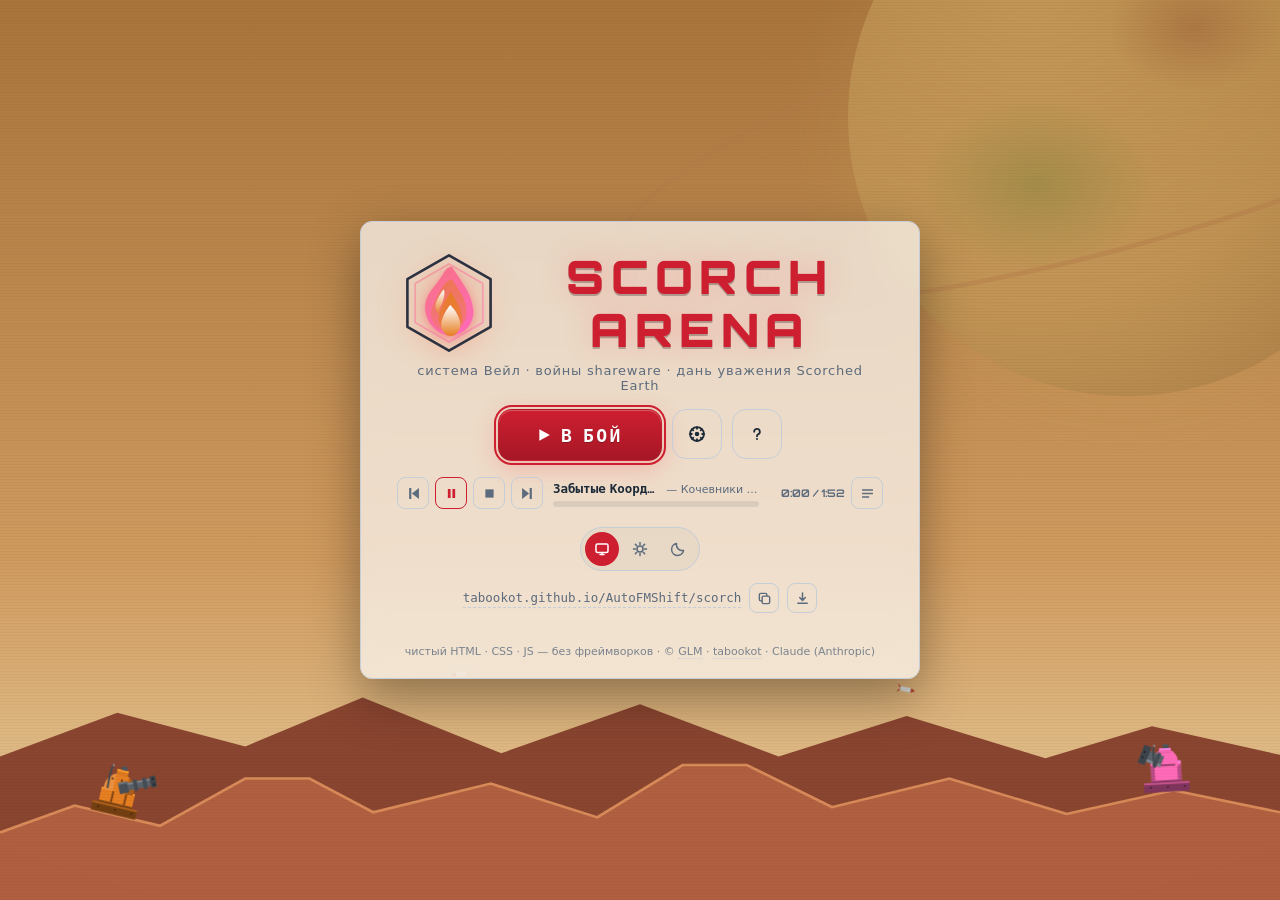
<file: scorch/index.html>
<!DOCTYPE html>
<html lang="ru">
<head>
<meta charset="UTF-8">
<meta name="viewport" content="width=device-width, initial-scale=1, maximum-scale=1, user-scalable=no">
<title>Scorch Arena</title>
<link id="favIcon" rel="icon" type="image/svg+xml" href="scorch.svg?v=0.9.8">
<link rel="preconnect" href="https://fonts.googleapis.com">
<link rel="preconnect" href="https://fonts.gstatic.com" crossorigin>
<link href="https://fonts.googleapis.com/css2?family=Orbitron:wght@400;700;800;900&display=swap" rel="stylesheet">
<style>
  /* theme tokens the game CSS reads + splash scene palette (rust biome) */
  :root {
    color-scheme: dark;
    --bg: #0a0d12; --panel: #10151d; --panel-light: #1a2029; --border: #2a3240;
    --accent: #ff3d4d; --accent-lo: #d9283a; --pink: #ff5c7a; --yellow: #f1c40f;
    --text: #d4dee8; --text-dim: #8a97a8; --radius: 12px;
    --sky1: #0b1526; --sky2: #182a44; --sky3: #31465e;
    --hillB: #2a120a; --hillF: #5e2c1e; --hillT: #a05a30;
    --glass: rgba(13, 18, 26, .68); --starA: 1; --planetA: .95;
    --crtA: .13; --junkC: rgba(200, 120, 80, .85);
  }
  html[data-theme="light"] {
    color-scheme: light;
    --bg: #e7edf4; --panel: #f4f7fa; --panel-light: #ffffff; --border: #c4cdd9;
    --accent: #cd1f30; --accent-lo: #a61726; --pink: #d92b64; --yellow: #c79000;
    --text: #1d2a38; --text-dim: #5c6b7d;
    --sky1: #a8743c; --sky2: #cf9a5e; --sky3: #ead0a0;
    --hillB: #8a4530; --hillF: #b06040; --hillT: #d88a58;
    --glass: rgba(255, 255, 255, .68); --starA: 0; --planetA: .45;
    --crtA: .05; --junkC: rgba(120, 60, 35, .55);
  }
  * { margin: 0; padding: 0; box-sizing: border-box; }
  html, body { height: 100%; }
  body { background: var(--bg); color: var(--text); font-family: 'Segoe UI', system-ui, sans-serif; overflow: hidden; overscroll-behavior: none; }
  button, a { -webkit-tap-highlight-color: transparent; }
  button:focus-visible, a:focus-visible { outline: 2px solid var(--accent); outline-offset: 2px; }

  /* ============ splash scene ============ */
  #scSplash { position: fixed; inset: 0; z-index: 1; overflow: hidden; background: linear-gradient(180deg, var(--sky1), var(--sky2) 62%, var(--sky3)); transition: opacity .3s, visibility .3s; }
  body.ingame #scSplash { opacity: 0; visibility: hidden; pointer-events: none; }
  #stars { position: absolute; inset: 0; opacity: var(--starA); }
  #stars i { position: absolute; border-radius: 50%; background: #fff; animation: tw ease-in-out infinite; }
  @keyframes tw { 0%, 100% { opacity: .15; } 50% { opacity: .95; } }
  #junk i { position: absolute; top: -6vh; width: 2px; height: 15px; border-radius: 1px; background: linear-gradient(transparent, var(--junkC)); animation: jfall linear infinite; }
  @keyframes jfall { 0% { transform: translate(0, -4vh); opacity: 0; } 12% { opacity: .8; } 82% { opacity: .7; } 100% { transform: translate(var(--dx, 2vw), 88vh); opacity: 0; } }
  .pw { position: absolute; top: -18vmin; right: -14vmin; width: 62vmin; height: 62vmin; opacity: var(--planetA); }
  .planet { position: relative; display: block; width: 100%; height: 100%; border-radius: 50%;
    background: radial-gradient(30% 22% at 34% 62%, rgba(93, 138, 58, .55), transparent 70%),
      radial-gradient(22% 16% at 62% 34%, rgba(138, 69, 48, .5), transparent 70%),
      radial-gradient(circle at 33% 30%, #e0be74, #c9a45e 55%, #7c5a2e);
    box-shadow: 0 0 90px rgba(224, 190, 116, .25); }
    .planet::before, .planet::after { content: ""; position: absolute; left: 50%; top: 50%; width: 190%; height: 44%; border: 5px solid rgba(180, 120, 80, .5); border-radius: 50%; transform: translate(-50%, -50%) rotate(-16deg); }
  .planet::before { z-index: -1; }
  .planet::after { border-color: transparent; border-bottom-color: rgba(180, 120, 80, .5); }
  .hills { position: absolute; left: 0; bottom: 0; width: 100%; height: 30vh; display: block; }
  .hills .back { fill: var(--hillB); }
  .hills .front { fill: var(--hillF); }
  .hills .crest { fill: none; stroke: var(--hillT); stroke-width: 3; }
  /* turrets are driven purely by JS transform (stored x/y + tilt) — the
     old bottom+transform seat() read its own ROTATED rect back, a
     feedback loop that doubled and smeared the sprites on narrow screens */
  .tur { position: absolute; left: 0; top: 0; width: 72px; height: 72px; transform-origin: 50% 76%; will-change: transform; }
  .tur::after { content: ""; position: absolute; left: 50%; bottom: 7px; width: 44px; height: 9px; transform: translateX(-50%); border-radius: 50%; background: radial-gradient(closest-side, rgba(0, 0, 0, .4), transparent); }
  .shot { position: absolute; left: 0; top: 0; width: 22px; height: 12px; transform-origin: 50% 50%; opacity: 0; will-change: transform; }
  .mtrail { position: absolute; width: 6px; height: 5px; margin: -2px 0 0 -3px; border-radius: 50%; background: rgba(210, 214, 220, .5); pointer-events: none; animation: mtr .6s ease-out forwards; }
  @keyframes mtr { from { opacity: .6; } to { opacity: 0; transform: translate(2px, -8px) scale(2); } }
  .boom { position: absolute; left: 0; top: 0; width: 92px; height: 92px; border-radius: 50%; opacity: 0; pointer-events: none;
    background: radial-gradient(circle, #fff8e0 0%, #ffb020 30%, rgba(255, 90, 30, .6) 55%, transparent 72%); }
  .pt { position: absolute; left: 0; top: 0; border-radius: 1px; pointer-events: none; }
  .dust { position: absolute; border-radius: 50%; pointer-events: none; background: radial-gradient(closest-side, rgba(168, 138, 96, .5), transparent 72%); }
  .dirt { position: absolute; left: 0; top: 0; width: 14px; height: 14px; margin: -7px 0 0 -7px; border-radius: 50%; pointer-events: none;
    background: radial-gradient(circle at 35% 30%, #cbb490, #8a6a3a 60%, #5e4526); box-shadow: 0 1px 3px rgba(0, 0, 0, .4); }
  .crt { position: absolute; inset: 0; pointer-events: none; opacity: var(--crtA);
    background: repeating-linear-gradient(0deg, rgba(0, 0, 0, .5) 0 1px, transparent 1px 3px),
      radial-gradient(120% 90% at 50% 45%, transparent 60%, rgba(0, 0, 0, .35)); }

  /* ============ splash card ============ */
  .panel { position: relative; z-index: 2; height: 100%; display: flex; align-items: center; justify-content: center; padding: 20px; }
  .card { background: var(--glass); border: 1px solid var(--border); border-radius: var(--radius); backdrop-filter: blur(10px); -webkit-backdrop-filter: blur(10px); box-shadow: 0 18px 50px rgba(0, 0, 0, .35); max-width: min(94vw, 560px); max-height: 94vh; overflow-y: auto; padding: 28px 36px 20px; text-align: center; }
  .card h1 { font: 900 clamp(26px, 5vw, 46px)/1.15 Orbitron, monospace; letter-spacing: .14em; color: var(--accent); text-shadow: 0 2px 0 rgba(0, 0, 0, .25), 0 0 28px rgba(255, 61, 77, .25); }
  /* the brand row: the hex-shield sits beside the title, stacks above it
     on narrow screens */
  .sc-brand { display: flex; align-items: center; justify-content: center; gap: 16px; }
  .sc-logo { width: clamp(64px, 12vw, 104px); height: auto; flex: none; filter: drop-shadow(0 4px 14px rgba(255, 42, 0, .3)); }
  @media (max-width: 480px) { .sc-brand { flex-direction: column; gap: 8px; } .sc-logo { width: 76px; } }
  .tag { margin: 8px 0 4px; color: var(--text-dim); font-size: 13px; letter-spacing: .06em; }
  .cta { display: flex; gap: 10px; justify-content: center; margin-top: 16px; flex-wrap: wrap; }
  .play { display: inline-flex; align-items: center; gap: 10px; padding: 14px 38px; border-radius: 14px; border: 1px solid transparent; cursor: pointer;
    font: 800 18px Orbitron, monospace; letter-spacing: .14em; color: #fff; text-shadow: 0 1px 0 rgba(0, 0, 0, .25);
    background: linear-gradient(180deg, var(--accent), var(--accent-lo)); box-shadow: 0 6px 24px rgba(255, 61, 77, .28), inset 0 1px 0 rgba(255, 255, 255, .25);
    transition: transform .12s, box-shadow .2s; }
  .play:hover { transform: translateY(-2px); box-shadow: 0 10px 30px rgba(255, 61, 77, .38), inset 0 1px 0 rgba(255, 255, 255, .25); }
  .play:active { transform: translateY(0) scale(.97); }
  .opt { display: inline-flex; align-items: center; justify-content: center; width: 50px; height: 50px; padding: 0; border-radius: 14px; border: 1px solid var(--border); background: transparent; cursor: pointer;
    color: var(--text); transition: border-color .15s, color .15s; }
  .opt:hover { border-color: var(--accent); color: var(--accent); }
  .opt svg { flex: none; }

  /* ============ the music player ============ */
  .sc-mus { margin-top: 16px; text-align: left; }
  .sc-musbar { display: flex; align-items: center; gap: 6px; }
  .mp-b { width: 32px; height: 32px; flex: none; border-radius: 8px; border: 1px solid var(--border); background: transparent; color: var(--text-dim); cursor: pointer; display: flex; align-items: center; justify-content: center; padding: 0; }
  .mp-b:hover { border-color: var(--accent); color: var(--accent); }
  .mp-main { border-color: var(--accent); color: var(--accent); }
  .mp-mid { flex: 1; min-width: 0; margin: 0 4px; }
  .mp-meta { display: flex; align-items: baseline; gap: 8px; min-width: 0; }
  .mp-meta b { font: 700 12.5px Orbitron, monospace; color: var(--text); white-space: nowrap; overflow: hidden; text-overflow: ellipsis; }
  .mp-meta span { font-size: 11px; color: var(--text-dim); white-space: nowrap; overflow: hidden; text-overflow: ellipsis; }
  .mp-prog { margin-top: 5px; height: 6px; border-radius: 3px; background: rgba(127, 127, 127, .18); cursor: pointer; position: relative; }
  .mp-prog i { position: absolute; left: 0; top: 0; bottom: 0; width: 0; border-radius: 3px; background: linear-gradient(90deg, var(--accent), var(--accent-lo)); }
  .mp-time { font: 700 10.5px Orbitron, monospace; color: var(--text-dim); flex: none; min-width: 76px; text-align: right; }
  .mp-list { display: none; margin-top: 8px; max-height: 180px; overflow-y: auto; border: 1px solid var(--border); border-radius: 8px; }
  .mp-list.show { display: block; }
  .mp-row { display: flex; align-items: center; gap: 8px; padding: 6px 10px; cursor: pointer; font-size: 12px; color: var(--text); border-bottom: 1px solid var(--border); }
  .mp-row:last-child { border-bottom: none; }
  .mp-row:hover { background: rgba(127, 127, 127, .1); }
  .mp-row.cur { color: var(--accent); }
  .mp-row .n { width: 18px; color: var(--text-dim); font: 700 10px Orbitron, monospace; flex: none; }
  .mp-row .t { flex: 1; min-width: 0; white-space: nowrap; overflow: hidden; text-overflow: ellipsis; }
  .mp-row .t span { color: var(--text-dim); }
  .mp-row .d { color: var(--text-dim); font: 400 10px Orbitron, monospace; flex: none; }
  .mp-eq { display: inline-flex; gap: 2px; align-items: flex-end; height: 10px; flex: none; }
  .mp-eq i { width: 3px; background: var(--accent); animation: eq .8s ease-in-out infinite; }
  .mp-eq i:nth-child(2) { animation-delay: .2s; }
  .mp-eq i:nth-child(3) { animation-delay: .4s; }
  @keyframes eq { 0%, 100% { height: 3px; } 50% { height: 10px; } }

  .sub { display: flex; flex-wrap: wrap; gap: 12px 20px; align-items: center; justify-content: center; margin-top: 18px; }
  .themes { display: inline-flex; gap: 4px; padding: 4px; border: 1px solid var(--border); border-radius: 999px; background: rgba(127, 127, 127, .06); }
  .tbtn { width: 34px; height: 34px; border-radius: 999px; border: none; background: transparent; color: var(--text-dim); cursor: pointer; display: flex; align-items: center; justify-content: center; transition: background .15s, color .15s; }
  .tbtn:hover { color: var(--text); background: rgba(127, 127, 127, .14); }
  .tbtn.sel { background: var(--accent); color: #fff; }
  .linkrow { display: flex; align-items: center; gap: 8px; min-width: 0; }
  #dep { color: var(--text-dim); font: 12.5px/1.4 ui-monospace, Consolas, monospace; text-decoration: none; border-bottom: 1px dashed var(--border); padding-bottom: 1px; white-space: nowrap; overflow: hidden; text-overflow: ellipsis; max-width: 280px; }
  #dep:hover { color: var(--accent); border-color: var(--accent); }
  .ic { position: relative; width: 30px; height: 30px; flex: none; border-radius: 8px; border: 1px solid var(--border); background: transparent; color: var(--text-dim); cursor: pointer; display: flex; align-items: center; justify-content: center; transition: color .15s, border-color .15s; }
  .ic:hover { border-color: var(--accent); color: var(--accent); }
  .ic.done { border-color: var(--accent); color: var(--accent); }
  .ic.done::after { content: ""; position: absolute; top: 2px; right: 2px; width: 6px; height: 6px; border-radius: 50%; background: var(--accent); }
  .lstat { min-height: 16px; margin-top: 10px; font-size: 12px; color: var(--accent); opacity: 0; transition: opacity .3s; }
  .lstat.show { opacity: 1; }
  .foot { margin-top: 6px; font-size: 11px; color: var(--text-dim); opacity: .8; }
  .foot a { color: var(--text-dim); text-decoration: none; border-bottom: 1px dotted var(--border); }
  .foot a:hover { color: var(--accent); border-color: var(--accent); }
  @media (max-height: 620px) { .card { padding: 16px 22px 12px; } .play { padding: 11px 30px; } .sc-mus { margin-top: 10px; } }
  @media (prefers-reduced-motion: reduce) { #junk i, #stars i, .mp-eq i { animation: none; } .play, .tbtn, .mp-b { transition: none; } }
</style>
<script>
  // apply the stored theme before first paint (no wrong-theme flash)
  try {
    const t = localStorage.getItem('scorch_theme') || 'system';
    const dark = t === 'dark' || (t === 'system' && !matchMedia('(prefers-color-scheme: light)').matches);
    document.documentElement.dataset.theme = dark ? 'dark' : 'light';
  } catch (e) {}
</script>
</head>
<body>
<div id="scSplash">
  <div id="stars"></div>
  <div class="pw"><i class="planet"></i></div>
  <div id="junk"></div>
  <svg class="hills" viewBox="0 0 1200 320" preserveAspectRatio="none" aria-hidden="true">
    <path class="back" d="M0 320 V150 L110 98 L230 138 L340 80 L470 146 L600 88 L730 150 L850 102 L980 152 L1080 114 L1200 148 V320 Z"/>
    <path class="front" d="M0 320 V240 L70 208 L150 232 L230 176 L290 176 L350 216 L460 182 L560 222 L640 160 L700 160 L780 210 L890 176 L1000 218 L1100 190 L1200 216 V320 Z"/>
    <path class="crest" d="M0 240 L70 208 L150 232 L230 176 L290 176 L350 216 L460 182 L560 222 L640 160 L700 160 L780 210 L890 176 L1000 218 L1100 190 L1200 216"/>
  </svg>
  <canvas id="tA" class="tur" width="72" height="72"></canvas>
  <canvas id="tB" class="tur" width="72" height="72"></canvas>
  <canvas class="shot" id="shotA" width="22" height="12"></canvas>
  <canvas class="shot" id="shotB" width="22" height="12"></canvas>
  <div class="crt"></div>
  <main class="panel">
    <div class="card">
      <div class="sc-brand">
        <!-- inline copy of scorch.svg — colors follow the fire gradient;
            keep in sync with the file if you edit either -->
        <!-- inline copy of scorch.svg — the 4-layer flame; colors follow
            logoSync (L1 white→A, L2/L3 thirds, L4 B). Keep in sync with
            the file if you edit either -->
        <!-- inline copy of scorch.svg — the 4-layer flame, centered on
            x=60; colors follow logoSync (L1 white→A, L2/L3 thirds, L4 B) -->
            <svg class="sc-logo" viewBox="0 0 120 120" role="img" aria-label="Scorch Arena">
              <defs>
                <linearGradient id="fireL1" x1="0.5" y1="0" x2="0.5" y2="1">
                  <stop id="lgL1t" offset="0" stop-color="#FFFFFF" />
                  <stop id="lgL1b" offset="1" stop-color="#FFD400" />
                </linearGradient>
                <linearGradient id="fireL2" x1="0.5" y1="0" x2="0.5" y2="1">
                  <stop id="lgL2t" offset="0" stop-color="#FFE24D" />
                  <stop id="lgL2b" offset="1" stop-color="#FFC400" />
                </linearGradient>
                <linearGradient id="fireL3" x1="0.5" y1="0" x2="0.5" y2="1">
                  <stop id="lgL3t" offset="0" stop-color="#FFB300" />
                  <stop id="lgL3b" offset="1" stop-color="#FF9500" />
                </linearGradient>
                <linearGradient id="fireL4" x1="0.2" y1="0" x2="0.8" y2="1">
                  <stop id="lgL4t" offset="0" stop-color="#FF8A16" />
                  <stop id="lgL4b" offset="1" stop-color="#FF5500" />
                </linearGradient>
                <linearGradient id="shieldBg" x1="0%" y1="0%" x2="100%" y2="100%">
                  <stop id="lgS0" offset="0%" stop-color="#232733" />
                  <stop id="lgS1" offset="100%" stop-color="#0B0C10" />
                </linearGradient>
                <mask id="cutout">
                  <rect width="120" height="120" fill="white" />
                  <path d="M 72,46 L 56,46 L 50,62 L 70,62 L 64,78 L 48,78"
                        fill="none" stroke="black" stroke-width="8"
                        stroke-linecap="round" stroke-linejoin="round"/>
                </mask>
                <filter id="glow" x="-30%" y="-30%" width="160%" height="160%">
                  <feDropShadow id="lgGlow" dx="0" dy="2" stdDeviation="4" flood-color="#FF7B00" flood-opacity="0.6"/>
                </filter>
              </defs>
              <polygon points="60,5 108,32.5 108,87.5 60,115 12,87.5 12,32.5"
                       fill="url(#shieldBg)" stroke="#2C3140" stroke-width="3" stroke-linejoin="round"/>
              <polygon points="60,15 99,37.5 99,82.5 60,105 21,82.5 21,37.5"
                       fill="none" stroke="url(#fireL4)" stroke-width="2" stroke-opacity="0.5" stroke-linejoin="round"/>
              <g filter="url(#glow)">
                <path d="M 63,18 C 67,24 72,31 77,39 C 83,48 87,58 88,68 C 89,79 83,90 73,95 C 67,98 60,99 54,96 C 43,92 35,82 33,71 C 31,61 35,50 42,42 C 47,36 51,30 54,25 C 56,22 58,19 63,18 Z" fill="url(#fireL4)"/>
                <path d="M 63,33 C 67,38 71,44 75,51 C 79,58 81,66 80,74 C 79,83 73,90 65,93 C 57,95 49,92 44,86 C 39,80 38,72 41,64 C 44,56 48,49 52,42 C 55,38 58,34 63,33 Z" fill="url(#fireL3)"/>
                <path d="M 63,49 C 66,54 69,59 72,65 C 75,71 76,78 74,84 C 72,90 67,94 62,94 C 56,94 51,90 49,84 C 47,78 48,72 51,66 C 54,60 58,54 61,49 C 62,47 63,47 63,49 Z" fill="url(#fireL2)"/>
                <path d="M 63,64 C 67,68 70,73 72,79 C 74,85 73,91 69,95 C 65,99 59,99 55,95 C 51,91 50,85 52,79 C 54,73 57,68 60,64 C 61,62 62,62 63,64 Z" fill="url(#fireL1)"/>
                <path d="M 49,66 C 51,63 53,59 54,54 C 55,51 55,47 54,44 C 51,48 48,52 46,57 C 44,61 44,65 46,69 C 47,71 49,73 51,74 C 49,71 48,68 49,66 Z" fill="url(#fireL1)"/>
              </g>
            </svg>
        <h1>SCORCH ARENA</h1>
      </div>
      <p class="tag">система Вейл · войны shareware · дань уважения Scorched Earth</p>
      <div class="cta">
        <button id="play" class="play" autofocus>
          <svg width="14" height="14" viewBox="0 0 12 12" aria-hidden="true"><path d="M2 1l9 5-9 5z" fill="currentColor"/></svg>
          В БОЙ
        </button>
        <button id="opts" class="opt" title="Игроки, режим, громкости — без запуска боя"><svg width="18" height="18" viewBox="0 0 16 16" fill="none" stroke="currentColor" stroke-width="1.6" stroke-linecap="round" stroke-linejoin="round"><circle cx="8" cy="8" r="6.2"/><path d="M8 1.8v1.6M8 12.6v1.6M1.8 8h1.6M12.6 8h1.6M3.6 3.6l1.1 1.1M11.3 11.3l1.1 1.1M12.4 3.6l-1.1 1.1M4.7 11.3l-1.1 1.1"/><circle cx="8" cy="8" r="2" fill="currentColor" stroke="none"/></svg></button>
        <button id="help" class="opt" title="Управление, арсенал, мир системы Вейл и рекорды"><svg width="18" height="18" viewBox="0 0 16 16" fill="none" stroke="currentColor" stroke-width="1.6" stroke-linecap="round" stroke-linejoin="round"><path d="M5.5 6a2.5 2.5 0 1 1 3.4 2.3c-.6.3-.9.7-.9 1.4v.3"/><circle cx="8" cy="12.4" r=".9" fill="currentColor" stroke="none"/></svg></button>
      </div>
      <div class="sc-mus" id="scMus">
        <div class="sc-musbar">
          <button class="mp-b" id="mpPrev" title="Предыдущий трек"><svg width="13" height="13" viewBox="0 0 12 12"><path d="M2 1h2v10H2zM11 1v10L4.5 6z" fill="currentColor"/></svg></button>
          <button class="mp-b mp-main" id="mpPlay" title="Пуск/пауза"></button>
          <button class="mp-b" id="mpStop" title="Стоп"><svg width="11" height="11" viewBox="0 0 12 12"><rect x="1.5" y="1.5" width="9" height="9" fill="currentColor"/></svg></button>
          <button class="mp-b" id="mpNext" title="Следующий трек"><svg width="13" height="13" viewBox="0 0 12 12"><path d="M8 1h2v10H8zM1 1v10l6.5-5z" fill="currentColor"/></svg></button>
          <div class="mp-mid">
            <div class="mp-meta"><b id="mpName">—</b><span id="mpArtist"></span></div>
            <div class="mp-prog" id="mpProg" title="Клик — перемотка"><i id="mpFill"></i></div>
          </div>
          <span class="mp-time" id="mpTime">0:00 / 0:00</span>
          <button class="mp-b" id="mpTgl" title="Плейлист"><svg width="13" height="13" viewBox="0 0 12 12"><path d="M1 2h10v1.4H1zM1 5.3h10v1.4H1zM1 8.6h6.5V10H1z" fill="currentColor"/></svg></button>
        </div>
        <div class="mp-list" id="mpListBox"></div>
      </div>
      <div class="sub">
        <div class="themes" role="group" aria-label="Тема оформления">
          <button class="tbtn" data-t="system" title="Системная тема">
            <svg width="16" height="16" viewBox="0 0 16 16" fill="none" stroke="currentColor" stroke-width="1.5" stroke-linecap="round"><rect x="2" y="3" width="12" height="8.5" rx="1.5"/><path d="M6 13.5h4M8 11.5v2"/></svg>
          </button>
          <button class="tbtn" data-t="light" title="Светлая тема">
            <svg width="16" height="16" viewBox="0 0 16 16" fill="none" stroke="currentColor" stroke-width="1.5" stroke-linecap="round"><circle cx="8" cy="8" r="3"/><path d="M8 1.5v2M8 12.5v2M1.5 8h2M12.5 8h2M3.4 3.4l1.4 1.4M11.2 11.2l1.4 1.4M12.6 3.4l-1.4 1.4M4.8 11.2l-1.4 1.4"/></svg>
          </button>
          <button class="tbtn" data-t="dark" title="Тёмная тема">
            <svg width="16" height="16" viewBox="0 0 16 16" fill="none" stroke="currentColor" stroke-width="1.5" stroke-linejoin="round"><path d="M13.5 9.5A6 6 0 0 1 6.5 2.5a6 6 0 1 0 7 7z"/></svg>
          </button>
        </div>
        <div class="linkrow">
          <a id="dep" href="https://tabookot.github.io/AutoFMShift/scorch" target="_blank" rel="noopener" title="Открыть в новой вкладке">tabookot.github.io/AutoFMShift/scorch</a>
          <button id="copyL" class="ic" title="Скопировать ссылку">
            <svg width="15" height="15" viewBox="0 0 16 16" fill="none" stroke="currentColor" stroke-width="1.5" stroke-linejoin="round"><rect x="5.5" y="5.5" width="8" height="8" rx="1.5"/><path d="M10.5 5.5V4A1.5 1.5 0 0 0 9 2.5H4A1.5 1.5 0 0 0 2.5 4v5A1.5 1.5 0 0 0 4 10.5h1.5"/></svg>
          </button>
          <button id="saveL" class="ic" title="Сохранить ярлык (.url)">
            <svg width="15" height="15" viewBox="0 0 16 16" fill="none" stroke="currentColor" stroke-width="1.6" stroke-linecap="round" stroke-linejoin="round"><path d="M8 2v8m0 0l3-3m-3 3L5 7M3 13h10"/></svg>
          </button>
        </div>
      </div>
      <p class="lstat" id="lstat"></p>
      <p class="foot">чистый HTML · CSS · JS — без фреймворков · © <a href="https://z.ai" target="_blank" rel="noopener">GLM</a> · <a href="https://github.com/tabookot" target="_blank" rel="noopener">tabookot</a> · Claude (Anthropic)</p>
    </div>
  </main>
</div>
<!-- the parts are deliberately plain top-level scripts sharing one
     lexical scope (see the header of scorch.core.js): classic tags in the
     core → music → world → ui order run them as the old single file, no
     loader, no fetch — works even straight from file:// -->
<script src="scorch.core.js?v=0.9.8"></script>
<script src="scorch.music.js?v=0.9.8"></script>
<script src="scorch.credits.js?v=0.9.8"></script>
<script src="scorch.world.js?v=0.9.8"></script>
<script src="scorch.ui.js?v=0.9.8"></script>
<script>
(() => {
  const $ = (s) => document.querySelector(s);
  const splash = $('#scSplash');

  // ============ theme: system default, LS-persisted ============
  const TKEY = 'scorch_theme';
  const mq = matchMedia('(prefers-color-scheme: light)');
  const stored = () => { try { return localStorage.getItem(TKEY) || 'system'; } catch (e) { return 'system'; } };
  const apply = (mode) => {
    const dark = mode === 'dark' || (mode === 'system' && !mq.matches);
    document.documentElement.dataset.theme = dark ? 'dark' : 'light';
    document.querySelectorAll('.tbtn').forEach((b) => b.classList.toggle('sel', b.dataset.t === mode));
  };
  apply(stored());
  document.querySelectorAll('.tbtn').forEach((b) => b.addEventListener('click', () => {
    try { localStorage.setItem(TKEY, b.dataset.t); } catch (e) {}
    apply(b.dataset.t);
  }));
  try { mq.addEventListener('change', () => { if (stored() === 'system') apply('system'); }); }
  catch (e) { mq.addListener(() => { if (stored() === 'system') apply('system'); }); }

  // ============ the logo: theme + turret-fire gradient ============
  // direction 1: the hex shield (and the S letter, which is a cutout
  // showing the shield through the flame) goes WHITE in the light theme;
  // the #2C3140 rim stays — it reads on both backgrounds by design.
  // direction 2: the egg-flame gradient interpolates the two turrets on
  // screen RIGHT NOW — the splash pair while the splash shows, the live
  // duel fighters (players[0/1].col) while the game runs. The middle stop
  // is the mix nudged toward amber so a green-vs-red pair stays fiery,
  // not muddy
  const LOGO = document.querySelector('.sc-logo');
  const hexMix = (a, b, t) => {
    const p = (h) => [parseInt(h.slice(1, 3), 16), parseInt(h.slice(3, 5), 16), parseInt(h.slice(5, 7), 16)];
    const A = p(a), B = p(b);
    return '#' + A.map((v, i) => Math.round(v + (B[i] - v) * t).toString(16).padStart(2, '0')).join('');
  };
  const lgStops = {
    l1t: document.getElementById('lgL1t'), l1b: document.getElementById('lgL1b'),
    l2t: document.getElementById('lgL2t'), l2b: document.getElementById('lgL2b'),
    l3t: document.getElementById('lgL3t'), l3b: document.getElementById('lgL3b'),
    l4t: document.getElementById('lgL4t'), l4b: document.getElementById('lgL4b'),
    s0: document.getElementById('lgS0'), s1: document.getElementById('lgS1'), glow: document.getElementById('lgGlow')
  };
  const favLink = document.getElementById('favIcon');
  let logoSig = '';
  const logoSync = () => {
    const light = document.documentElement.dataset.theme === 'light';
    // the splash pair — rolled once at load from HULL_COLORS (the setup
    // palette), never a duplicate; the duel fighters take over while the
    // game runs. Declared below in this scope: splashCols is a closure
    // variable shared with the turret sprites
    let ca = splashCols[0], cb = splashCols[1];
    if (document.body.classList.contains('ingame') && typeof players !== 'undefined' && players && players[0] && players[1] && players[0].col !== players[1].col) {
      ca = players[0].col; cb = players[1].col;
    }
    const sig = (light ? 'L' : 'D') + ca + cb;
    if (sig === logoSig) return;
    logoSig = sig;
    // 4-layer flame: the L1 tongue runs WHITE→A, L4 (the outer layer)
    // is pure B, and L2/L3 sit on even thirds between them; the diagonal
    // per-layer gradients keep the fire's own upward heat
    const cA3 = hexMix(ca, cb, 1 / 3);
    const cA6 = hexMix(ca, cb, 2 / 3);
    lgStops.l1t.setAttribute('stop-color', '#ffffff');
    lgStops.l1b.setAttribute('stop-color', ca);
    lgStops.l2t.setAttribute('stop-color', ca);
    lgStops.l2b.setAttribute('stop-color', cA3);
    lgStops.l3t.setAttribute('stop-color', cA3);
    lgStops.l3b.setAttribute('stop-color', cA6);
    lgStops.l4t.setAttribute('stop-color', cA6);
    lgStops.l4b.setAttribute('stop-color', cb);
    const mid = cA6;
    lgStops.s0.setAttribute('stop-color', light ? 'transparent' : '#232733');
    lgStops.s1.setAttribute('stop-color', light ? 'transparent' : '#0b0c10');
    lgStops.glow.setAttribute('flood-color', mid);
    // the favicon is the very same logo serialized with its LIVE colors —
    // the tab icon keeps adapting while the duel runs (the splash itself
    // is hidden then, the tab is where the logo stays visible)
    if (favLink && LOGO && window.XMLSerializer) {
      const clone = LOGO.cloneNode(true);
      clone.setAttribute('width', '120');
      clone.setAttribute('height', '120');
      try { favLink.href = 'data:image/svg+xml,' + encodeURIComponent(new XMLSerializer().serializeToString(clone)); } catch (e) {}
    }
  };
  // ============ launch: the explicit buttons open and re-open ============
  const syncOpen = () => document.body.classList.toggle('ingame', !!document.querySelector('.sc-overlay.show'));
  $('#play').addEventListener('click', () => { window.Scorch.open(); syncOpen(); });
  $('#opts').addEventListener('click', () => {
    if (window.Scorch && window.Scorch.options) { window.Scorch.options(); syncOpen(); }
  });
  $('#help').addEventListener('click', () => {
    if (window.Scorch && window.Scorch.help) { window.Scorch.help(); syncOpen(); }
  });
  setInterval(() => { syncOpen(); logoSync(); }, 400);

  // ============ turret sprites + JS-driven placement ============
  const tA = $('#tA'), tB = $('#tB');
  const drawSplashTurret = (cv, col, hull, dir, wreck) => {
    const c = cv.getContext('2d');
    c.clearRect(0, 0, cv.width, cv.height);
    c.save();
    c.translate(cv.width / 2, cv.height * 0.76);
    const s = cv.width / 38;
    c.scale(s, s);
    drawTurretBody(c, 0, 0, col, { noShadow: true, wreck: !!wreck, hull, seed: 5, dir, ang: wreck ? 12 : 25 });
    c.restore();
  };
  // the splash turret colors roll from HULL_COLORS too — same pair the
  // logo gradient uses (the logo reads logoSync.cols, set on its first
  // sync before this runs? no: order — see rollSplashCols below)
  const rollSplashCols = () => {
    const pal = (typeof HULL_COLORS !== 'undefined' ? HULL_COLORS : ['#2ecc71', '#ff4757', '#3498db', '#ffd23f', '#9b59b6', '#e67e22', '#1abc9c', '#ff6ab8']).slice();
    const i = Math.floor(Math.random() * pal.length);
    const a = pal.splice(i, 1)[0];
    const b = pal[Math.floor(Math.random() * pal.length)];
    return [a, b];
  };
  let splashCols = rollSplashCols();
  // the in-game MISSILE sprite (drawProjectileShape: body, red nose cone,
  // fins) — rotated along its flight path in arcStep
  const drawMissile = (cv) => {
    const c = cv.getContext('2d');
    c.clearRect(0, 0, cv.width, cv.height);
    c.save();
    c.translate(cv.width / 2, cv.height / 2);
    c.scale(1.1, 1.1);
    drawProjectileShape(c, ARSENAL[0]);
    c.restore();
  };
  drawMissile($('#shotA'));
  drawMissile($('#shotB'));
  drawSplashTurret(tA, splashCols[0], 'classic', 1);
  drawSplashTurret(tB, splashCols[1], 'howitzer', -1);
  logoSync();
  const TA = { el: tA, dir: 1, S: 72, x: 0, y: 0, hull: 'classic', hp: 0, dead: false };
  const TB = { el: tB, dir: -1, S: 72, x: 0, y: 0, hull: 'howitzer', hp: 0, dead: false };
  const layoutTur = () => {
    const w = innerWidth;
    const S = w < 560 ? 52 : 72;
    [TA, TB].forEach(t => {
      t.S = S;
      t.el.style.width = S + 'px';
      t.el.style.height = S + 'px';
    });
    const m = Math.max(6, w * 0.06);
    TA.x = m;
    TB.x = w - S - m;
  };
  const seat = (t) => {
    const cx = t.x + t.S / 2;
    const cxs = clamp(cx / innerWidth, 0, 1) * 1200;
    const dy = (yAt(cxs + 26) - yAt(cxs - 26)) * (innerHeight * 0.3 / 320);
    const ang = clamp(Math.atan2(dy, 52 * (innerWidth / 1200)) * 180 / Math.PI, -14, 14);
    t.y = groundY(cx) - t.S * 0.76;
    t.el.style.transform = 'translate(' + t.x.toFixed(1) + 'px,' + t.y.toFixed(1) + 'px) rotate(' + ang.toFixed(2) + 'deg)';
  };
  const muzz = (t) => [t.x + t.S / 2 + t.dir * 15, t.y + t.S * 0.16];
  const tgt = (t) => [t.x + t.S / 2, t.y + t.S * 0.42];

  // ============ ambient scene: stars + junk rain ============
  const stars = $('#stars');
  for (let i = 0; i < 70; i++) {
    const s = document.createElement('i');
    const sz = (0.7 + Math.random() * 1.9).toFixed(1);
    s.style.cssText = `left:${(Math.random() * 100).toFixed(1)}%;top:${(Math.random() * 58).toFixed(1)}%;width:${sz}px;height:${sz}px;animation-delay:${(Math.random() * 3).toFixed(2)}s;animation-duration:${(2 + Math.random() * 3).toFixed(2)}s`;
    stars.appendChild(s);
  }
  const jk = $('#junk');
  for (let i = 0; i < 7; i++) {
    const j = document.createElement('i');
    j.style.cssText = `left:${(Math.random() * 100).toFixed(1)}%;animation-duration:${(4 + Math.random() * 5).toFixed(2)}s;animation-delay:${(Math.random() * 6).toFixed(2)}s;--dx:${(Math.random() * 6 - 3).toFixed(1)}vw`;
    jk.appendChild(j);
  }

  // ============ TERRAFORMING: the front hill is a live model ============
  const front = document.querySelector('.hills .front');
  const crest = document.querySelector('.hills .crest');
  const PX = [0, 70, 150, 230, 290, 350, 460, 560, 640, 700, 780, 890, 1000, 1100, 1200];
  const Y0 = [240, 208, 232, 176, 176, 216, 182, 222, 160, 160, 210, 176, 218, 190, 216];
  let Y = Y0.slice(), Yt = Y0.slice(), rate = 1.4;
  const pathD = (ys, fill) => (fill ? 'M0 320 V' : 'M0 ') + ys[0] + PX.slice(1).map((x, i) => ' L' + x + ' ' + ys[i + 1]).join('') + (fill ? ' V320 Z' : '');
  const yAt = (x) => {
    for (let i = 1; i < PX.length; i++) if (x <= PX[i]) {
      const f = (x - PX[i - 1]) / (PX[i] - PX[i - 1]);
      return Y[i - 1] + (Y[i] - Y[i - 1]) * f;
    }
    return Y[Y.length - 1];
  };
  const prof = (cx, dip, rim, w) => Y0.map((y, i) => {
    const t = (PX[i] - cx) / w;
    return y + dip * Math.exp(-t * t) - rim * Math.exp(-Math.pow((PX[i] - cx) / (w * 2.1), 2));
  });
  const groundY = (x) => innerHeight - (320 - yAt(clamp(x / innerWidth, 0, 1) * 1200)) / 320 * (innerHeight * 0.3);

  // ---- FX: booms, dirt debris, dust, quake ----
  const boomAt = (x, y, r) => {
    const b = document.createElement('i');
    b.className = 'boom';
    b.style.left = x + 'px'; b.style.top = y + 'px';
    if (r) { b.style.width = r * 2 + 'px'; b.style.height = r * 2 + 'px'; }
    splash.appendChild(b);
    if (!b.animate) { setTimeout(() => b.remove(), 600); return; }
    b.animate(
      [{ opacity: 0.95, transform: 'translate(-50%,-50%) scale(.25)' },
       { opacity: 0, transform: 'translate(-50%,-50%) scale(1.55)' }],
      { duration: 600, easing: 'ease-out' }).onfinish = () => b.remove();
  };
  let parts = [];
  const burst = (x, y, n, pal) => {
    const cols = pal || ['#8a4530', '#5e2c1e', '#d88a58', '#3a1c10'];
    for (let k = 0; k < n; k++) {
      const el = document.createElement('i');
      el.className = 'pt';
      const sz = 3 + Math.random() * 3;
      el.style.cssText = `width:${sz.toFixed(1)}px;height:${(sz * 0.8).toFixed(1)}px;background:${cols[(Math.random() * cols.length) | 0]}`;
      splash.appendChild(el);
      parts.push({ el, x, y: y - 4, vx: Math.random() * 280 - 140, vy: -120 - Math.random() * 320, rot: Math.random() * 6, vr: Math.random() * 12 - 6, life: 1.6 });
    }
  };
  const puff = (x, y, n) => {
    for (let k = 0; k < n; k++) {
      const d = document.createElement('i');
      d.className = 'dust';
      const sz = 26 + Math.random() * 34;
      d.style.cssText = `left:${(x + Math.random() * 30 - 15).toFixed(0)}px;top:${(y - Math.random() * 14).toFixed(0)}px;width:${sz.toFixed(0)}px;height:${(sz * 0.7).toFixed(0)}px`;
      splash.appendChild(d);
      if (!d.animate) { setTimeout(() => d.remove(), 900); continue; }
      d.animate(
        [{ opacity: 0.7, transform: 'translate(-50%,-50%) scale(.4)' },
         { opacity: 0, transform: `translate(calc(-50% + ${(Math.random() * 44 - 22).toFixed(0)}px), calc(-50% - ${(18 + Math.random() * 26).toFixed(0)}px)) scale(1.7)` }],
        { duration: 900 + Math.random() * 500, easing: 'ease-out' }).onfinish = () => d.remove();
    }
  };
  const quake = () => {
    if (!splash.animate) return;
    splash.animate(
      [{ transform: 'translate(0,0)' }, { transform: 'translate(-6px,3px)' }, { transform: 'translate(5px,-4px)' }, { transform: 'translate(-3px,2px)' }, { transform: 'translate(0,0)' }],
      { duration: 320, easing: 'ease-out' });
  };

  // ---- the dirt ball: a lobbed mound-maker from the rival turret ----
  let flyers = [];
  const dirtBall = (from, to, cb) => {
    const el = document.createElement('i');
    el.className = 'dirt';
    splash.appendChild(el);
    const p0 = muzz(from);
    const tt = tgt(to);
    const p2 = [tt[0] - 8 * Math.sign(tt[0] - p0[0]), tt[1]];
    flyers.push({ el, p0, p2, cp: [(p0[0] + p2[0]) / 2, Math.min(p0[1], p2[1]) - innerHeight * 0.22], t: 0, dur: 1.15, cb });
  };

  // ---- combat: hull hits accumulate; 3 kills a turret; the exchange is
  // mutual (the survivor falls a beat later), then both respawn in FRESH
  // colors — the logo follows splashCols on its next sync ----
  const HIT2KILL = 3;
  const other = (t) => t === TA ? TB : TA;
  const colOf = (t) => t === TA ? splashCols[0] : splashCols[1];
  const killTurret = (t) => {
    t.dead = true;
    const p = tgt(t);
    [0, 150, 320].forEach((d, q) => setTimeout(() => {
      boomAt(p[0] + (q - 1) * 9, p[1] - q * 4, 32 + q * 15);
      burst(p[0], p[1] - q * 5, 12 + q * 6, [colOf(t), '#7a7a7a', '#3a3a42', '#5e4526']);
    }, d));
    quake();
    drawSplashTurret(t.el, colOf(t), t.hull, t.dir, true);
    let sm = 0;
    const smT = setInterval(() => {
      puff(p[0] + (Math.random() * 14 - 7), p[1] - 16, 1);
      if (++sm > 12) clearInterval(smT);
    }, 220);
  };
  const hitTurret = (t) => {
    const p = tgt(t);
    if (t.dead) { boomAt(p[0], p[1], 30); return; } // the survivor keeps avenging the wreck
    boomAt(p[0], p[1], 44);
    burst(p[0], p[1], 10, [colOf(t), '#7a7a7a', '#4d545c', '#5e4526']);
    quake();
    if (++t.hp < HIT2KILL) return;
    killTurret(t);
    const foe = other(t);
    if (!foe.dead) {
      // mutual destruction: the survivor of the volley falls a moment later
      setTimeout(() => { if (!foe.dead) { foe.hp = HIT2KILL; hitTurret(foe); } }, 2000 + Math.random() * 900);
      return;
    }
    // both gone → fresh fighters, fresh colors (logo + favicon follow)
    setTimeout(() => {
      splashCols = rollSplashCols();
      [TA, TB].forEach((tt) => {
        tt.hp = 0;
        tt.dead = false;
        drawSplashTurret(tt.el, colOf(tt), tt.hull, tt.dir, false);
      });
      Yt = Y0.slice(); rate = 0.8; // the scars relax away
      logoSync();
    }, 1900);
  };

  // ---- the director: blast a crater → dirt ball fills it → relax ----
  let tf = { phase: 'wait', t: 1.4, a: TA, b: TB, cx: 0 };
  const tfStep = (dt) => {
    tf.t -= dt;
    if (tf.t > 0) return;
    if (TA.dead || TB.dead) return; // no terraforming over a wreck
    if (tf.phase === 'wait') {
      const sx = tf.a.x + tf.a.S / 2;
      tf.cx = (sx / innerWidth) * 1200;
      const gy = groundY(sx);
      boomAt(sx, gy, 54); burst(sx, gy, 14); puff(sx, gy, 3); quake();
      Yt = prof(tf.cx, 64, 16, 95); rate = 5;
      tf.phase = 'cratered'; tf.t = 2.6;
    } else if (tf.phase === 'cratered') {
      dirtBall(tf.b, tf.a, () => {
        const sx2 = tf.a.x + tf.a.S / 2;
        puff(sx2, groundY(sx2), 4);
        Yt = prof(tf.cx, -26, 7, 105); rate = 3.2;
        tf.phase = 'filled'; tf.t = 2.4;
      });
      tf.phase = 'dropping'; tf.t = 2.6; // flight time + safety timeout
    } else if (tf.phase === 'dropping') {
      tf.phase = 'filled'; tf.t = 0.1;   // ball lost (hidden tab) — settle
    } else if (tf.phase === 'filled') {
      Yt = Y0.slice(); rate = 1.1;       // the ground relaxes to its rest
      tf.phase = 'wait'; tf.t = 2.8;
      const tmp = tf.a; tf.a = tf.b; tf.b = tmp; // next cycle digs the other side
    }
  };

  // ---- missile dots: arcs re-aimed every volley from the LIVE spots ----
  const shots = [
    { dot: $('#shotA'), from: TA, to: TB, fly: 2.4, gap: 3.2, t0: -4000, hit: false, p0: null },
    { dot: $('#shotB'), from: TB, to: TA, fly: 2.7, gap: 3.7, t0: -9000, hit: false, p0: null }
  ];
  const aim = (s) => {
    s.p0 = muzz(s.from);
    const tt = tgt(s.to);
    s.p2 = [tt[0] - 20 * Math.sign(tt[0] - s.p0[0]), tt[1]];
    s.cp = [(s.p0[0] + s.p2[0]) / 2, Math.min(s.p0[1], s.p2[1]) - innerHeight * 0.24];
    s.hit = false;
  };
  const arcStep = (s, now) => {
    if (s.from.dead) { s.dot.style.opacity = 0; s.t0 = now; return; }
    const lt = (now - s.t0) / 1000;
    if (!s.p0 || lt > s.fly + s.gap) { s.t0 = now; aim(s); return; }
    const t = Math.min(1, lt / s.fly), u = 1 - t;
    const x = u * u * s.p0[0] + 2 * u * t * s.cp[0] + t * t * s.p2[0];
    const y = u * u * s.p0[1] + 2 * u * t * s.cp[1] + t * t * s.p2[1];
    // the rocket points along its velocity — the Bezier derivative
    const dx = 2 * u * (s.cp[0] - s.p0[0]) + 2 * t * (s.p2[0] - s.cp[0]);
    const dy = 2 * u * (s.cp[1] - s.p0[1]) + 2 * t * (s.p2[1] - s.cp[1]);
    s.dot.style.transform = `translate(${(x - 11).toFixed(1)}px,${(y - 6).toFixed(1)}px) rotate(${Math.atan2(dy, dx).toFixed(3)}rad)`;
    s.dot.style.opacity = lt < s.fly ? 1 : 0;
    // exhaust puffs along the flight
    if (lt < s.fly && now - (s.pf || 0) > 50) {
      s.pf = now;
      const tr = document.createElement('i');
      tr.className = 'mtrail';
      tr.style.left = x.toFixed(1) + 'px';
      tr.style.top = y.toFixed(1) + 'px';
      splash.appendChild(tr);
      setTimeout(() => tr.remove(), 650);
    }
    if (t > 0.96 && !s.hit) { s.hit = true; hitTurret(s.to); }
  };
  addEventListener('resize', () => { layoutTur(); shots.forEach((s) => { s.p0 = null; }); });

  // ============ the frame loop ============
  layoutTur();
  seat(TA); seat(TB);
  if (!matchMedia('(prefers-reduced-motion: reduce)').matches) {
    let last = performance.now();
    const loop = (now) => {
      requestAnimationFrame(loop);
      const dt = Math.min((now - last) / 1000, 0.05); last = now;
      if (document.body.classList.contains('ingame')) return;
      const k = Math.min(1, rate * dt);
      let moved = false;
      for (let i = 0; i < Y.length; i++) {
        const d = (Yt[i] - Y[i]) * k;
        if (Math.abs(d) > 0.01) { Y[i] += d; moved = true; }
      }
      if (moved) {
        front.setAttribute('d', pathD(Y, true));
        crest.setAttribute('d', pathD(Y, false));
      }
      tfStep(dt);
      seat(TA); seat(TB);
      shots.forEach((s) => arcStep(s, now));
      flyers = flyers.filter((f) => {
        f.t += dt;
        const q = Math.min(1, f.t / f.dur), u = 1 - q;
        const x = u * u * f.p0[0] + 2 * u * q * f.cp[0] + q * q * f.p2[0];
        const y = u * u * f.p0[1] + 2 * u * q * f.cp[1] + q * q * f.p2[1];
        f.el.style.transform = `translate(${x.toFixed(1)}px,${y.toFixed(1)}px)`;
        if (q >= 1) { f.el.remove(); if (f.cb) f.cb(); return false; }
        return true;
      });
      parts = parts.filter((p) => {
        p.life -= dt;
        p.vy += 1500 * dt;
        p.x += p.vx * dt; p.y += p.vy * dt; p.rot += p.vr * dt;
        if (p.y >= groundY(p.x) - 2 || p.life <= 0) {
          if (p.el.animate) p.el.animate([{ opacity: 1 }, { opacity: 0 }], { duration: 240 }).onfinish = () => p.el.remove();
          else p.el.remove();
          return false;
        }
        p.el.style.transform = `translate(${p.x.toFixed(1)}px,${p.y.toFixed(1)}px) rotate(${p.rot.toFixed(1)}deg)`;
        return true;
      });
    };
    requestAnimationFrame(loop);
  }

  // ============ the music player: the splash playlist ============
  const hasMus = typeof musicPlayIdx === 'function';
  const musBox = $('#scMus');
  if (hasMus) {
    const splashIdx = MTRACKS.findIndex(t => t.splash);
    const fmt = (s) => { s = Math.max(0, s | 0); return (s / 60 | 0) + ':' + String(s % 60).padStart(2, '0'); };
    const IC_P = '<svg width="11" height="11" viewBox="0 0 12 12"><path d="M2 1l9 5-9 5z" fill="currentColor"/></svg>';
    const IC_PA = '<svg width="11" height="11" viewBox="0 0 12 12"><path d="M2 1h3v10H2zM7 1h3v10H7z" fill="currentColor"/></svg>';
    const listBox = $('#mpListBox');
    const nameEl = $('#mpName'), artEl = $('#mpArtist'), timeEl = $('#mpTime');
    const fill = $('#mpFill'), playB = $('#mpPlay'), prog = $('#mpProg');
    const rows = MTRACKS.map((t, i) => {
      const r = document.createElement('div');
      r.className = 'mp-row';
      r.innerHTML = `<span class="n">${String(i + 1).padStart(2, '0')}</span><span class="t">${t.name} <span>— ${t.artist || ''}</span></span><span class="d">${fmt(musicTrackDur(i))}</span>`;
      r.onclick = () => musicPlayIdx(i);
      listBox.appendChild(r);
      return r;
    });
    $('#mpPrev').onclick = () => musicSkip(-1);
    $('#mpNext').onclick = () => musicSkip(1);
    $('#mpStop').onclick = () => musicHalt();
    playB.onclick = () => {
      const inf = musicInfo();
      if (inf && inf.playing) musicPause();
      else if (inf && inf.stopped) musicPlayIdx(inf.idx);
      else if (inf && inf.paused) musicResume();
      else musicPlayIdx(splashIdx >= 0 ? splashIdx : 0);
    };
    // the icon is painted by uiTick ONLY while musicInfo() has a track —
    // with the persisted STOP state (or before the first load) that is
    // null forever, and the button stayed blank until a press started
    // playback. Paint the play triangle once up front
    playB.innerHTML = IC_P;
    $('#mpTgl').onclick = () => listBox.classList.toggle('show');
    prog.onclick = (e) => {
      const inf = musicInfo();
      if (!inf || !inf.dur) return;
      const r = prog.getBoundingClientRect();
      musicSeek(clamp((e.clientX - r.left) / r.width, 0, 1) * inf.dur);
    };
    // the wheel over any player button trims the music volume (0.1%);
    // pointerdown preventDefault keeps the click but never focuses the
    // button — no lingering highlight after a tap or a click
    let volT = null;
    const flashVol = () => {
      timeEl.textContent = '♪ ' + (musicVol() * 100).toFixed(1) + '%';
      clearTimeout(volT);
      volT = setTimeout(() => { volT = null; }, 900);
    };
    ['mpPrev', 'mpPlay', 'mpStop', 'mpNext', 'mpTgl'].forEach((id) => {
      const el = document.getElementById(id);
      el.addEventListener('pointerdown', (e) => e.preventDefault());
      el.addEventListener('wheel', (e) => {
        e.preventDefault();
        musicSetVol(clamp(musicVol() + (e.deltaY < 0 ? 0.001 : -0.001), 0, 1));
        flashVol();
      }, { passive: false });
      el.addEventListener('click', () => el.blur());
    });
    ['pointerdown', 'click'].forEach(ev => musBox.addEventListener(ev, e => e.stopPropagation()));
    const uiTick = () => {
      if (!document.body.classList.contains('ingame')) {
        const inf = musicInfo();
        if (inf) {
          nameEl.textContent = inf.name;
          artEl.textContent = inf.artist ? '— ' + inf.artist : '';
          if (!volT) timeEl.textContent = fmt(inf.pos) + ' / ' + fmt(inf.dur);
          fill.style.width = (inf.dur ? clamp(inf.pos / inf.dur, 0, 1) * 100 : 0).toFixed(1) + '%';
          playB.innerHTML = inf.playing ? IC_PA : IC_P;
          rows.forEach((r, i) => {
            const cur = i === inf.idx;
            r.classList.toggle('cur', cur);
            const eq = r.querySelector('.mp-eq');
            if (cur && inf.playing && !eq) r.querySelector('.n').insertAdjacentHTML('afterend', '<span class="mp-eq"><i></i><i></i><i></i></span>');
            else if ((!cur || !inf.playing) && eq) eq.remove();
          });
        }
      }
      setTimeout(uiTick, 250);
    };
    uiTick();
    // the splash melody: starts with the page (browser audio policies
    // hold it until the first gesture), returns after every duel; the
    // OPTIONS window never stops it
    const syncMusic = () => {
      if (document.body.classList.contains('ingame')) return;
      // a persistent STOP wins — read the RAW flag (musicInfo() is null
      // before the first track loads and hid the state on a fresh page):
      // the splash stays silent until Play is pressed
      if (typeof musicStopped === 'function' && musicStopped()) return;
      if (!musicAlive()) {
        ensureAudio();
        musicStart();
        if (splashIdx >= 0) musicPlayIdx(splashIdx);
      }
    };
    syncMusic();
    setInterval(syncMusic, 500);
  } else {
    musBox.style.display = 'none';
  }

  // ============ deploy link: copy + save a .url shortcut, state in LS ============
  const DEP = 'https://tabookot.github.io/AutoFMShift/scorch';
  const LKEY = 'scorch_link';
  let lst = { copied: 0, saved: 0 };
  try { Object.assign(lst, JSON.parse(localStorage.getItem(LKEY)) || {}); } catch (e) {}
  const stat = $('#lstat');
  let statT = null;
  const flash = (msg) => {
    stat.textContent = msg;
    stat.classList.add('show');
    clearTimeout(statT);
    statT = setTimeout(() => stat.classList.remove('show'), 1800);
  };
  const persist = () => { try { localStorage.setItem(LKEY, JSON.stringify(lst)); } catch (e) {} };
  const copyBtn = $('#copyL'), saveBtn = $('#saveL');
  const mark = () => {
    copyBtn.classList.toggle('done', !!lst.copied);
    saveBtn.classList.toggle('done', !!lst.saved);
  };
  mark();
  copyBtn.addEventListener('click', async () => {
    let ok = false;
    try { await navigator.clipboard.writeText(DEP); ok = true; } catch (e) {
      const ta = document.createElement('textarea');
      ta.value = DEP;
      document.body.appendChild(ta);
      ta.select();
      try { ok = document.execCommand('copy'); } catch (e2) {}
      ta.remove();
    }
    if (ok) { lst.copied = 1; persist(); mark(); flash('ссылка скопирована'); }
    else flash('не удалось скопировать');
  });
  saveBtn.addEventListener('click', () => {
    const a = document.createElement('a');
    a.href = URL.createObjectURL(new Blob(['[InternetShortcut]\r\nURL=' + DEP + '\r\n'], { type: 'text/plain' }));
    a.download = 'Scorch Arena.url';
    document.body.appendChild(a);
    a.click();
    a.remove();
    setTimeout(() => URL.revokeObjectURL(a.href), 4000);
    lst.saved = 1;
    persist();
    mark();
    flash('ярлык сохранён');
  });
})();
</script>
</body>
</html>
</file>
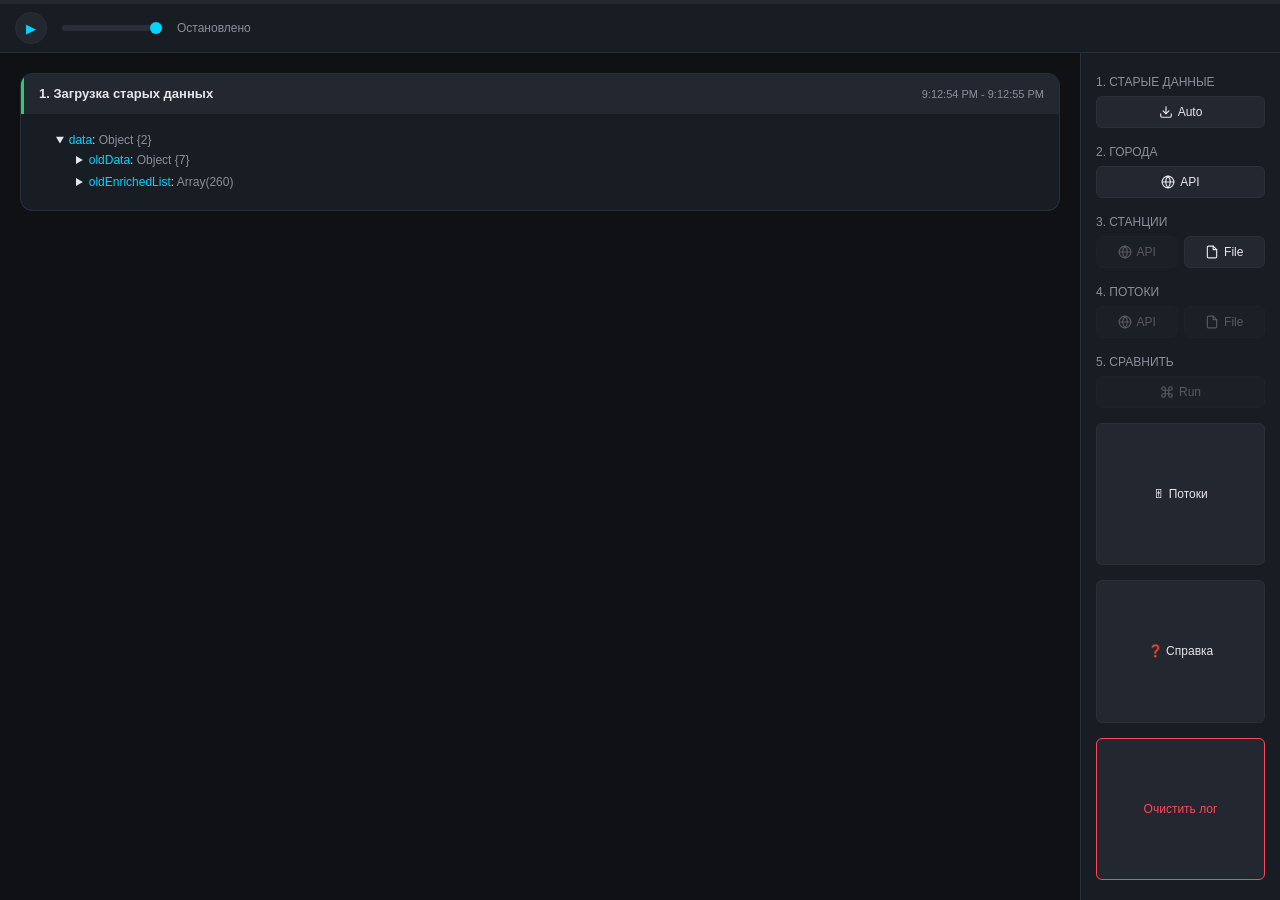
<file: data/sandbox.html>
<!DOCTYPE html>
<html lang="ru" data-theme="dark">
<head>
    <meta charset="UTF-8">
    <meta name="viewport" content="width=device-width, initial-scale=1.0">
    <title>Песочница fetch_backup</title>
    <style>
        :root {
            --bg: #0f1115;
            --panel: #181c23;
            --panel-light: #222730;
            --text: #e4e6eb;
            --text-dim: #8b909a;
            --accent: #00d4ff;
            --border: #2a2f38;
            --green: #2ecc71;
            --pink: #ff4757;
            --yellow: #f1c40f;
            --radius: 12px;
            --radius-sm: 6px;
        }
        * { box-sizing: border-box; margin: 0; padding: 0; font-family: -apple-system, BlinkMacSystemFont, "Segoe UI", Roboto, Helvetica, Arial, sans-serif; }
        body { background: var(--bg); color: var(--text); font-size: 14px; line-height: 1.5; height: 100vh; display: flex; flex-direction: column; overflow: hidden; }
        
        ::-webkit-scrollbar { width: 8px; height: 8px; }
        ::-webkit-scrollbar-track { background: var(--panel-light); border-radius: 4px; }
        ::-webkit-scrollbar-thumb { background: var(--border); border-radius: 4px; }
        ::-webkit-scrollbar-thumb:hover { background: var(--text-dim); }
        * { scrollbar-width: thin; scrollbar-color: var(--border) var(--panel-light); }

        /* Top Bar */
        .top-bar { flex-shrink: 0; border-bottom: 1px solid var(--border); background: var(--panel); display: flex; flex-direction: column; }
        .progress-container { height: 4px; background: var(--panel-light); }
        .progress-bar { height: 100%; background: var(--accent); width: 0%; transition: width 0.3s; }
        .player-bar { padding: 8px 15px; display: flex; align-items: center; gap: 15px; }
        .pp-btn { background: var(--panel-light); border: 1px solid var(--border); color: var(--accent); width: 32px; height: 32px; border-radius: 50%; cursor: pointer; display: flex; align-items: center; justify-content: center; flex-shrink: 0; }
        .pp-btn:hover { border-color: var(--accent); }
        #ppBtn.stream-loading { color: transparent; border-color: var(--accent); }
        #ppBtn.stream-loading::before {
            content: '';
            position: absolute;
            left: 8px; top: 8px;
            width: 16px; height: 16px;
            border-radius: 50%;
            border: 2px solid var(--border);
            border-top-color: var(--accent);
            animation: pp-spin 0.8s linear infinite;
        }
        @keyframes pp-spin { to { transform: rotate(360deg); } }
        .vol-slider { -webkit-appearance: none; appearance: none; width: 100px; height: 6px; background: var(--border); border-radius: 3px; outline: none; cursor: pointer; }
        .vol-slider::-webkit-slider-thumb { -webkit-appearance: none; appearance: none; width: 12px; height: 12px; background: var(--accent); border-radius: 50%; cursor: pointer; }
        .vol-slider::-moz-range-thumb { width: 12px; height: 12px; background: var(--accent); border-radius: 50%; cursor: pointer; border: none; }
        .now-playing { font-size: 12px; color: var(--text-dim); white-space: nowrap; overflow: hidden; text-overflow: ellipsis; flex: 1; }

        /* Main Layout */
        .main-content { flex: 1; display: flex; overflow: hidden; }
        .log-container { flex: 1; overflow-y: auto; padding: 20px; display: flex; flex-direction: column; gap: 15px; }
        .button-panel { width: 200px; flex-shrink: 0; border-left: 1px solid var(--border); background: var(--panel); padding: 20px 15px; display: flex; flex-direction: column; gap: 15px; overflow-y: auto; }
        
        .step-group { display: flex; flex-direction: column; gap: 5px; }
        .step-label { font-size: 12px; color: var(--text-dim); text-transform: uppercase; }
        .step-btns { display: flex; gap: 6px; }
        .btn {
            background: var(--panel-light); border: 1px solid var(--border); color: var(--text);
            padding: 8px; border-radius: var(--radius-sm); cursor: pointer; font-size: 12px;
            transition: all 0.2s; flex: 1; display: flex; align-items: center; justify-content: center; gap: 5px;
        }
        .btn:hover:not(:disabled) { border-color: var(--accent); color: var(--accent); }
        .btn:disabled { opacity: 0.3; cursor: not-allowed; }
        .btn-danger { border-color: var(--pink); color: var(--pink); margin-top: auto; }
        .btn svg { width: 14px; height: 14px; }

        /* Log Entries */
        .log-entry { background: var(--panel); border: 1px solid var(--border); border-radius: var(--radius); overflow: hidden; flex-shrink: 0; }
        .log-header { padding: 10px 15px; background: var(--panel-light); display: flex; justify-content: space-between; align-items: center; cursor: pointer; user-select: none; gap: 15px; }
        .log-header:hover { color: var(--accent); }
        .log-title { font-weight: bold; font-size: 13px; flex: 1; min-width: 0; }
        .header-right { display: flex; align-items: center; gap: 15px; flex-shrink: 0; }
        .log-time { font-size: 11px; color: var(--text-dim); text-align: right; white-space: nowrap; }
        .log-body { padding: 0 15px; max-height: 0; overflow: hidden; transition: max-height 0.3s ease; }
        .log-body.open { max-height: 75vh; overflow-y: auto; padding: 15px; }
        
        /* JSON Tree */
        .json-tree { font-family: 'Courier New', monospace; font-size: 12px; }
        .json-key { color: var(--accent); }
        .json-string { color: var(--green); }
        .json-number { color: var(--yellow); }
        .json-boolean { color: var(--pink); }
        .json-null { color: var(--text-dim); }
        details { margin-left: 20px; padding: 2px 0; }
        summary { cursor: pointer; user-select: none; outline: none; }
        summary::-webkit-details-marker { color: var(--text-dim); }
        .stream-item { display: flex; align-items: center; gap: 8px; margin: 5px 0; margin-left: 20px; }
        .play-stream-btn { background: var(--panel-light); border: 1px solid var(--accent); color: var(--accent); padding: 2px 6px; border-radius: 4px; cursor: pointer; font-size: 10px; }
        .play-stream-btn:hover { background: var(--accent); color: var(--bg); }
        #ppBtn.stream-loading, #tpPlayBtn.stream-loading {
            position: relative;
            color: transparent;
            border-color: var(--accent) !important;
            pointer-events: none;
        }
        #ppBtn.stream-loading::before, #tpPlayBtn.stream-loading::before {
            content: '';
            position: absolute;
            left: 50%; top: 50%;
            transform: translate(-50%, -50%);
            width: 14px; height: 14px;
            border-radius: 50%;
            border: 2px solid var(--border);
            border-top-color: var(--accent);
            animation: pp-spin 0.8s linear infinite;
        }
        @keyframes pp-spin { to { transform: translate(-50%, -50%) rotate(360deg); } }
        .lazy-btn { background: var(--panel-light); border: 1px dashed var(--accent); color: var(--accent); padding: 5px 10px; border-radius: 4px; cursor: pointer; margin: 5px 0; font-size: 12px; }
        
        /* Save Actions in Header */
        .save-actions { display: flex; gap: 8px; }
        .save-btn { background: var(--panel); border: 1px solid var(--green); color: var(--green); padding: 4px 8px; border-radius: 4px; cursor: pointer; font-size: 11px; white-space: nowrap; }
        .save-btn:hover { background: var(--green); color: var(--bg); }

        /* Help Modal */
        .modal { display: none; position: fixed; z-index: 100; left: 0; top: 0; width: 100%; height: 100%; background: rgba(0,0,0,0.7); align-items: center; justify-content: center; }
        .modal.show { display: flex; }
        .modal-content { background: var(--panel); border: 1px solid var(--border); border-radius: var(--radius); padding: 20px; width: 90%; max-width: 500px; max-height: 80vh; overflow-y: auto; box-shadow: 0 10px 40px rgba(0,0,0,0.3); }
        .modal-header { display: flex; justify-content: space-between; align-items: center; margin-bottom: 15px; }
        .modal-title { font-size: 16px; font-weight: bold; color: var(--accent); }
        .close-btn { background: transparent; border: none; color: var(--text-dim); font-size: 20px; cursor: pointer; }
        .help-text { font-size: 13px; line-height: 1.6; color: var(--text); }
        .help-text h3 { font-size: 14px; margin-top: 15px; margin-bottom: 5px; color: var(--text-dim); text-transform: uppercase; }
        .help-text ul { margin-left: 20px; }
        .help-text code { background: var(--panel-light); padding: 2px 4px; border-radius: 4px; font-family: monospace; }
    </style>
</head>
<body>
    <div class="top-bar">
        <div class="progress-container"><div id="progressBar" class="progress-bar"></div></div>
        <div class="player-bar">
            <button id="ppBtn" class="pp-btn" title="Play/Pause">▶</button>
            <input type="range" id="volSlider" class="vol-slider" min="0" max="1" step="0.01" value="1" title="Громкость">
            <span id="nowPlaying" class="now-playing">Остановлено</span>
        </div>
    </div>

    <div class="main-content">
        <div id="logContainer" class="log-container"></div>
        
        <div class="button-panel">
            <div class="step-group">
                <div class="step-label">1. Старые данные</div>
                <div class="step-btns">
                    <button class="btn" id="btn1_api" onclick="runStep('load-old')" title="Загрузить старые данные из JSON">
                        <svg viewBox="0 0 24 24" fill="none" stroke="currentColor" stroke-width="2" stroke-linecap="round" stroke-linejoin="round"><path d="M21 15v4a2 2 0 0 1-2 2H5a2 2 0 0 1-2-2v-4"></path><polyline points="7 10 12 15 17 10"></polyline><line x1="12" y1="15" x2="12" y2="3"></line></svg>
                        Auto
                    </button>
                </div>
            </div>

            <div class="step-group">
                <div class="step-label">2. Города</div>
                <div class="step-btns">
                    <button class="btn" id="btn2_api" onclick="runStep('fetch-cities')" title="Получить список городов с API Fandom">
                        <svg viewBox="0 0 24 24" fill="none" stroke="currentColor" stroke-width="2" stroke-linecap="round" stroke-linejoin="round"><circle cx="12" cy="12" r="10"></circle><line x1="2" y1="12" x2="22" y2="12"></line><path d="M12 2a15.3 15.3 0 0 1 4 10 15.3 15.3 0 0 1-4 10 15.3 15.3 0 0 1-4-10 15.3 15.3 0 0 1 4-10z"></path></svg>
                        API
                    </button>
                </div>
            </div>

            <div class="step-group">
                <div class="step-label">3. Станции</div>
                <div class="step-btns">
                    <button class="btn" id="btn3_api" onclick="runStep('fetch-stations')" title="Собрать станции по всем городам">
                        <svg viewBox="0 0 24 24" fill="none" stroke="currentColor" stroke-width="2" stroke-linecap="round" stroke-linejoin="round"><circle cx="12" cy="12" r="10"></circle><line x1="2" y1="12" x2="22" y2="12"></line><path d="M12 2a15.3 15.3 0 0 1 4 10 15.3 15.3 0 0 1-4 10 15.3 15.3 0 0 1-4-10 15.3 15.3 0 0 1 4-10z"></path></svg>
                        API
                    </button>
                    <button class="btn" id="btn3_file" onclick="document.getElementById('file3').click()" title="Загрузить backup-api.json">
                        <svg viewBox="0 0 24 24" fill="none" stroke="currentColor" stroke-width="2" stroke-linecap="round" stroke-linejoin="round"><path d="M14 2H6a2 2 0 0 0-2 2v16a2 2 0 0 0 2 2h12a2 2 0 0 0 2-2V8z"></path><polyline points="14 2 14 8 20 8"></polyline></svg>
                        File
                    </button>
                    <input type="file" id="file3" accept=".json" style="display:none" onchange="handleFileUpload(3, this)">
                </div>
            </div>

            <div class="step-group">
                <div class="step-label">4. Потоки</div>
                <div class="step-btns">
                    <button class="btn" id="btn4_api" onclick="runStep('enrich')" title="Обогатить данные через radio-browser.info">
                        <svg viewBox="0 0 24 24" fill="none" stroke="currentColor" stroke-width="2" stroke-linecap="round" stroke-linejoin="round"><circle cx="12" cy="12" r="10"></circle><line x1="2" y1="12" x2="22" y2="12"></line><path d="M12 2a15.3 15.3 0 0 1 4 10 15.3 15.3 0 0 1-4 10 15.3 15.3 0 0 1-4-10 15.3 15.3 0 0 1 4-10z"></path></svg>
                        API
                    </button>
                    <button class="btn" id="btn4_file" onclick="document.getElementById('file4').click()" title="Загрузить stations_data.json">
                        <svg viewBox="0 0 24 24" fill="none" stroke="currentColor" stroke-width="2" stroke-linecap="round" stroke-linejoin="round"><path d="M14 2H6a2 2 0 0 0-2 2v16a2 2 0 0 0 2 2h12a2 2 0 0 0 2-2V8z"></path><polyline points="14 2 14 8 20 8"></polyline></svg>
                        File
                    </button>
                    <input type="file" id="file4" accept=".json" style="display:none" onchange="handleFileUpload(4, this)">
                </div>
            </div>

            <div class="step-group">
                <div class="step-label">5. Сравнить</div>
                <div class="step-btns">
                    <button class="btn" id="btn5_api" onclick="runStep('compare')" title="Сравнить старые и новые данные">
                        <svg viewBox="0 0 24 24" fill="none" stroke="currentColor" stroke-width="2" stroke-linecap="round" stroke-linejoin="round"><path d="M18 3a3 3 0 0 0-3 3v12a3 3 0 0 0 3 3 3 3 0 0 0 3-3 3 3 0 0 0-3-3H6a3 3 0 0 0-3 3 3 3 0 0 0 3 3 3 3 0 0 0 3-3V6a3 3 0 0 0-3-3 3 3 0 0 0-3 3 3 3 0 0 0 3 3h12a3 3 0 0 0 3-3 3 3 0 0 0-3-3z"></path></svg>
                        Run
                    </button>
                </div>
            </div>

            <button class="btn" onclick="document.getElementById('helpModal').classList.add('show')">❓ Справка</button>
            <button class="btn btn-danger" onclick="clearContext()" title="Сбрасывает лог и историю сравнений (localStorage: sandboxContext + sandboxHistory). Файлы в data/ не трогает — их пишет только GitHub Action.">Очистить лог</button>
        </div>
    </div>

    <div id="helpModal" class="modal">
        <div class="modal-content">
            <div class="modal-header">
                <div class="modal-title">Инструкция к песочнице</div>
                <button class="close-btn" onclick="document.getElementById('helpModal').classList.remove('show')">&times;</button>
            </div>
            <div class="help-text">
                <p>Эта песочница предназначена для локального тестирования скрипта <code>fetch_backup.js</code> без запуска GitHub Action.</p>
                
                <h3>Порядок работы</h3>
                <ul>
                    <li><b>Шаг 1.</b> Загружает предыдущую версию данных из папки <code>data/</code> для последующего сравнения. Выполняется автоматически при старте.</li>
                    <li><b>Шаг 2.</b> Получает список городов с API Fandom. <i>(Можно пропустить, если сразу грузить файл на шаге 3).</i></li>
                    <li><b>Шаг 3.</b> Собирает частоты и названия станций. Порождает основные файлы.</li>
                    <li><b>Шаг 4.</b> Обогащает данные (ищет потоки, логотипы, жанры).</li>
                    <li><b>Шаг 5.</b> Сравнивает старые и новые данные, формирует отчет.</li>
                </ul>

                <h3>Файлы и их назначение</h3>
                <ul>
                    <li><code>backup-api.json</code> — главная база городов и станций. Формируется на Шаге 3.</li>
                    <li><code>cities_list.md</code> — простой список городов. Формируется на Шаге 3.</li>
                    <li><code>stations_groups.json</code> — сгруппированные уникальные названия станций. Нужен для Шага 4. Формируется на Шаге 3.</li>
                    <li><code>stations_list.md</code> — человекочитаемый список групп станций. Формируется на Шаге 3.</li>
                    <li><code>stations_data.json</code> — данные о потоках, логотипах и жанрах. Формируется на Шаге 4.</li>
                    <li><code>backup-api.history.json</code> — история изменений API. Формируется на Шаге 5. В песочнице копится в localStorage и сбрасывается кнопкой «Очистить лог»; на диск пишется только GitHub Action.</li>
                </ul>

                <h3>Протаскивание данных через файлы</h3>
                <p>Если вы не хотите делать долгие запросы к API (Шаги 2-4), вы можете использовать кнопки <code>[File]</code>:</p>
                <ul>
                    <li>На Шаге 3 можно загрузить готовый <code>backup-api.json</code>. Песочница сама извлечет из него города, сформирует группы и списки, а также активирует Шаг 4.</li>
                    <li>На Шаге 4 можно загрузить готовый <code>stations_data.json</code>, чтобы пропустить долгий опрос radio-browser.info.</li>
                </ul>
                <p>Все сгенерированные файлы можно скачать прямо из карточек логов (зеленые кнопки в заголовке карточки).</p>
            </div>
        </div>
        </div>
    </div>

    <audio id="audio"></audio>

    <script>
    // --- Stream tuning panel: sliders over SCORE_OVERRIDES, instant re-runs via RB_CACHE ---
    window.addEventListener('DOMContentLoaded', function () {
        if (!window.FetchBackup || typeof FetchBackup.getScoreParams !== 'function') return;
        const SPEC = [
            { key: 'mainMatch', label: 'Главное совпад.', min: 0, max: 1, step: 0.01 },
            { key: 'streams', label: 'Потоки: обычные', min: 0, max: 1, step: 0.01 },
            { key: 'streamsStrict', label: 'Потоки: риск', min: 0, max: 1, step: 0.01 },
            { key: 'shortHard', label: 'Жёсткость коротких', min: 0.4, max: 1, step: 0.01 },
            { key: 'lowScoreCap', label: 'Доп. низкобалльн.', min: 0, max: 5, step: 1 },
            { key: 'streamMove', label: 'Буфер переноса', min: 0, max: 0.5, step: 0.01 }
        ];
        const DEFAULTS = FetchBackup.getScoreParams();
        const TOOLTIPS = {
            mainMatch: `SCORE_THRESHOLD_MAIN_MATCH — минимальный балл compareSets(имя группы, имя из radio-browser), чтобы считать станцию найденной. Если лучший кандидат ниже — у станции не будет ни логотипа, ни жанров, ни потоков.\\n\\nТипичные значения: 0.3–0.5. Выше 0.6 — многие станции остаются пустыми; ниже 0.3 — прилипают чужие станции-тёзки.`,
            streams: `SCORE_THRESHOLD_STREAMS — минимальный балл для обычных станций, чтобы запись из radio-browser попала в потоки.\\n\\nТипично: 0.3–0.5. Ниже 0.3 — потоки чужих станций с похожими словами.`,
            streamsStrict: `SCORE_THRESHOLD_STREAMS_STRICT — то же для станций группы риска (в названии есть город, «радио» или «fm» — это ~90% сетей).\\n\\nТипично: 0.5–0.7. Важно: баллы compareSets дискретные (1.0, 0.5, 0.33, 0.25), поэтому порог работает почти как переключатель: 0.34–0.49 отсекает все потоки с баллом 0.33, 0.5 и ниже — резко пускает их все. Плавно регулировать — «Доп. низкобалльн.».`,
            lowScoreCap: `lowScoreCap (новый, дефолт 2) — сколько «пограничных» потоков (балл ниже строгого порога, но выше обычного) разрешено добавить станции. Смягчает рубильник streamsStrict: вместо «все или ничего» — брать лучшие N из низкобалльных.\\n\\n0 — как раньше (чистый порог); 2–3 — обычно лучший баланс; 5+ — заметно больше мусора у сетевых станций.`,
            shortHard: `shortHard (новый, дефолт 0.75) — порог для станций с «коротким» именем: после очистки мусорных частей (normalizeName) осталось ≤2 слов, при этом исходное имя — группы риска (содержит город/«радио»/«fm»). У таких compareSets даёт щедрые 0.5 почти любому кандидату с тем же словом («москва» vs «новое радио москва»), поэтому порог выше строгого.\\n\\nТипично: 0.7–0.9. 1.0 — только точные совпадения слов; ниже 0.6 — вырождается в обычный строгий.\\n\\nВажно: кандидаты теперь сортируются по баллу матча (а не по clickcount), поэтому правильный поток встаёт первым и его берут cap'ы.`,
            streamMove: `SCORE_BUFFER_STREAM_MOVE — второй проход: если имя потока совпадает с другой станцией лучше, чем с текущей, на этот буфер — поток переезжает к ней.\\n\\nТипично: 0.05–0.15. Больше — потоки мигрируют между станциями-тёзками.`
        };
        let currentList = null, selected = null;
        const $ = (s) => overlay.querySelector(s);
        const status = (t) => $('.tp-status').textContent = t;

        // Same risk formula as enrichStationsData (incl. full-title citiesMap quirk)
        const isStrict = (name) => {
            const lowerName = name.toLowerCase();
            const cityNames = Object.values(state.citiesMap || {}).map(c => c.toLowerCase());
            return cityNames.some(c => lowerName.includes(c.toLowerCase())) || lowerName.includes('радио') || lowerName.includes('fm');
        };

        const css = document.createElement('style');
        css.textContent = `
            .tp-overlay { position: fixed; inset: 0; z-index: 200; background: rgba(0,0,0,0.75); display: none; align-items: center; justify-content: center; }
            .tp-overlay.show { display: flex; }
            .tp-panel { background: var(--panel); border: 1px solid var(--border); border-radius: var(--radius); width: 100vw; height: 100vh; border-radius: 0; display: flex; flex-direction: column; overflow: hidden; }
            .tp-head { display: flex; align-items: center; gap: 10px; padding: 10px 15px; border-bottom: 1px solid var(--border); background: var(--panel-light); }
            .tp-title { font-weight: bold; flex: 1; }
            .tp-body { flex: 1; display: flex; min-height: 0; }
            .tp-left { flex: 1; display: flex; flex-direction: column; min-width: 0; }
            .tp-sliders { display: grid; grid-template-columns: 1fr 1fr; gap: 8px 15px; padding: 10px 15px; border-bottom: 1px solid var(--border); }
            .tp-slider { display: flex; align-items: center; gap: 8px; font-size: 11px; }
            .tp-slider label { width: 115px; color: var(--text-dim); flex-shrink: 0; }
            .tp-slider input[type=range] { flex: 1; }
            .tp-slider .tp-val { width: 34px; text-align: right; color: var(--accent); font-family: monospace; }
            .tp-actions { display: flex; gap: 8px; align-items: center; padding: 8px 15px; border-bottom: 1px solid var(--border); }
            .tp-actions .btn { width: auto; }
            .tp-status { font-size: 11px; color: var(--text-dim); flex: 1; }
            .tp-legend { display: flex; gap: 12px; padding: 6px 15px; font-size: 10px; color: var(--text-dim); border-bottom: 1px solid var(--border); flex-wrap: wrap; }
            .tp-legend i { display: inline-block; width: 10px; height: 10px; border-radius: 3px; margin-right: 4px; vertical-align: -1px; }
            .tp-matrix { flex: 1; overflow-y: auto; padding: 12px 15px; display: flex; flex-wrap: wrap; gap: 6px; align-content: flex-start; }
            .tp-dot { position: relative; width: 30px; height: 30px; border-radius: 6px; border: 2px solid var(--border); background: var(--panel-light) center/cover no-repeat; cursor: pointer; padding: 0; overflow: hidden; flex-shrink: 0; }
            .tp-dot span.letters { font-size: 9px; color: var(--text-dim); line-height: 26px; }
            .tp-dot.up { border-color: var(--green); }
            .tp-dot.down { border-color: var(--pink); }
            .tp-dot.new { border-color: var(--yellow); }
            .tp-dot.gone { border-color: var(--border); opacity: 0.3; }
            .tp-dot.empty { border-style: dashed; }
            .tp-dot.strict { outline: 1px dashed var(--accent); outline-offset: -4px; }
            .tp-dot.sel { box-shadow: 0 0 0 2px var(--accent); }
            .tp-badge { position: absolute; right: -1px; bottom: -1px; font-size: 8px; padding: 0 2px; border-radius: 3px 0 6px 0; color: var(--bg); font-weight: bold; }
            .tp-badge.up { background: var(--green); } .tp-badge.down { background: var(--pink); } .tp-badge.new { background: var(--yellow); }
            .tp-badge.cnt { background: var(--accent); }
            .tp-badge.total { background: var(--bg); color: var(--text); border: 1px solid var(--border); left: -1px; right: auto; top: -1px; bottom: auto; border-radius: 3px 0 0 6px; }
            .tp-info { display: inline-flex; align-items: center; justify-content: center; width: 13px; height: 13px; border: 1px solid var(--text-dim); border-radius: 50%; font-size: 9px; color: var(--text-dim); cursor: help; margin-left: 5px; font-style: italic; position: relative; flex-shrink: 0; }
            .tp-info:hover { border-color: var(--accent); color: var(--accent); }
            .tp-tip { display: none; position: absolute; left: 0; top: 18px; z-index: 50; background: var(--panel); border: 1px solid var(--accent); border-radius: 6px; padding: 8px 10px; font-size: 10px; line-height: 1.45; color: var(--text); white-space: pre-line; width: 340px; max-width: 60vw; box-shadow: 0 4px 15px rgba(0,0,0,0.5); font-style: normal; text-align: left; }
            .tp-info:hover .tp-tip, .tp-info:focus .tp-tip { display: block; }
            .tp-details { width: 320px; flex-shrink: 0; border-left: 1px solid var(--border); overflow-y: auto; padding: 15px; }
            .tp-st-head { display: flex; gap: 10px; align-items: center; margin-bottom: 8px; }
            .tp-st-head img { width: 36px; height: 36px; border-radius: 6px; object-fit: contain; background: var(--panel-light); }
            .tp-st-name { font-weight: bold; font-size: 13px; }
            .tp-st-sub { font-size: 10px; color: var(--text-dim); }
            .tp-stream { display: flex; align-items: center; gap: 6px; padding: 5px 6px; border: 1px solid var(--border); border-radius: 6px; margin-bottom: 5px; font-size: 11px; }
            .tp-stream.added { border-color: var(--green); }
            .tp-stream.removed { border-color: var(--pink); opacity: 0.6; }
            .tp-stream .meta { flex: 1; min-width: 0; overflow: hidden; text-overflow: ellipsis; white-space: nowrap; }
            .tp-mark { font-size: 9px; font-weight: bold; width: 12px; text-align: center; flex-shrink: 0; }
            .tp-mark.added { color: var(--green); } .tp-mark.removed { color: var(--pink); }
        `;
        document.head.appendChild(css);

        const overlay = document.createElement('div');
        overlay.className = 'tp-overlay';
        overlay.innerHTML = `
            <div class="tp-panel">
                <div class="tp-head">
                    <div class="tp-title">Настройка потоков</div>
                    <button id="tpPlayBtn" class="play-stream-btn" style="width: 28px; height: 28px; font-size: 12px;">▶</button>
                    <input type="range" class="vol-slider" min="0" max="1" step="0.01" value="${audio.volume}" title="Громкость" style="width: 120px;">
                    <button class="btn tp-close">✕ Закрыть</button>
                </div>
                <div class="tp-body">
                    <div class="tp-left">
                        <div class="tp-sliders"></div>
                        <div class="tp-actions">
                            <button class="btn tp-run">⟳ Перегенерировать</button>
                            <div class="tp-status"></div>
                        </div>
                        <div class="tp-legend">
                            <span><i style="background:var(--green)"></i>выросло</span>
                            <span><i style="background:var(--pink)"></i>убыло</span>
                            <span><i style="background:var(--yellow)"></i>новая</span>
                            <span><i style="background:var(--border);opacity:.35"></i>исчезла</span>
                            <span><i style="border:1px dashed var(--accent);background:transparent"></i>строгий порог</span>
                        </div>
                        <div class="tp-matrix"></div>
                    </div>
                    <div class="tp-details"></div>
                </div>
            </div>`;
            document.body.appendChild(overlay);
        const tpPlayBtn = document.getElementById('tpPlayBtn');
        tpPlayBtn.onclick = () => {
            if (audio.paused) { if (audio.src) audio.play().catch(() => {}); }
            else audio.pause();
        };
        const tpVol = $('.tp-head .vol-slider');
        tpVol.oninput = (e) => { audio.volume = parseFloat(e.target.value); localStorage.setItem('sandboxVol', e.target.value); };
        tpVol.onwheel = (e) => {
            if (e.defaultPrevented) return;
            e.preventDefault();
            let v = parseFloat(tpVol.value) + (e.deltaY < 0 ? 0.05 : -0.05);
            v = Math.max(0, Math.min(1, v));
            tpVol.value = v;
            audio.volume = v;
            localStorage.setItem('sandboxVol', v);
        };
        tpVol.addEventListener('wheel', tpVol.onwheel, { passive: false });

        const inputs = {};
        SPEC.forEach(sp => {
            const row = document.createElement('div');
            row.className = 'tp-slider';
            const lbl = document.createElement('label');
            lbl.textContent = sp.label;
            const info = document.createElement('span');
            info.className = 'tp-info';
            info.textContent = 'i';
            const tip = document.createElement('div');
            tip.className = 'tp-tip';
            tip.textContent = TOOLTIPS[sp.key];
            info.appendChild(tip);
            lbl.appendChild(info);
            row.appendChild(lbl);
            const inp = document.createElement('input');
            inp.type = 'range';
            inp.min = sp.min; inp.max = sp.max; inp.step = sp.step; inp.value = DEFAULTS[sp.key];
            row.appendChild(inp);
            const val = document.createElement('span');
            val.className = 'tp-val';
            val.textContent = DEFAULTS[sp.key];
            row.appendChild(val);
            inputs[sp.key] = inp;
            inp.oninput = () => val.textContent = inp.value;
            inp.onwheel = (e) => {
                if (e.defaultPrevented) return;
                e.preventDefault();
                const v = Math.min(sp.max, Math.max(sp.min, parseFloat(inp.value) + (e.deltaY < 0 ? sp.step : -sp.step)));
                inp.value = sp.step >= 1 ? String(v) : v.toFixed(2);
                val.textContent = inp.value;
            };
            inp.addEventListener('wheel', inp.onwheel, { passive: false });
            $('.tp-sliders').appendChild(row);
        });
        const resetBtn = document.createElement('button');
        resetBtn.className = 'btn';
        resetBtn.textContent = '↺ Сброс';
        resetBtn.title = 'Вернуть значения из кода fetch_backup.js';
        resetBtn.onclick = () => {
            SPEC.forEach(sp => { inputs[sp.key].value = DEFAULTS[sp.key]; });
            document.querySelectorAll('.tp-val').forEach((el, i) => el.textContent = DEFAULTS[SPEC[i].key]);
        };
        $('.tp-actions').insertBefore(resetBtn, $('.tp-run'));

        function renderMatrix() {
            const box = $('.tp-matrix');
            box.innerHTML = '';
            const base = new Map((state.oldEnrichedList || []).map(s => [s.name, s]));
            const cur = new Map((currentList || []).map(s => [s.name, s]));
            [...new Set([...cur.keys(), ...base.keys()])].sort((a, b) => a.localeCompare(b, 'ru')).forEach(name => {
                const c = cur.get(name), b = base.get(name);
                const cc = c ? (c.streams || []).length : null;
                const bc = b ? (b.streams || []).length : null;
                const st = !c ? 'gone' : !b ? 'new' : cc > bc ? 'up' : cc < bc ? 'down' : 'same';
                const addedN = c && b ? [...new Set((c.streams||[]).map(s=>s.url))].filter(u => !new Set((b.streams||[]).map(s=>s.url)).has(u)).length : 0;
                const removedN = c && b ? [...new Set((b.streams||[]).map(s=>s.url))].filter(u => !new Set((c.streams||[]).map(s=>s.url)).has(u)).length : 0;
                const strict = isStrict(name);
                const d = document.createElement('button');
                d.className = 'tp-dot' + (st !== 'same' ? ' ' + st : '') + (c && cc === 0 ? ' empty' : '') + (strict ? ' strict' : '') + (selected === name ? ' sel' : '');
                const letters = document.createElement('span');
                letters.className = 'letters';
                letters.textContent = name.slice(0, 2);
                d.appendChild(letters);
                if (c && cc > 0) {
                    const total = document.createElement('span');
                    total.className = 'tp-badge total';
                    total.textContent = cc;
                    d.appendChild(total);
                }
                if (st === 'up' || st === 'down' || addedN + removedN > 0) {
                    const bd = document.createElement('span');
                    bd.className = 'tp-badge ' + st;
                    bd.textContent = st === 'new' ? '+' : (addedN ? `+${addedN}` : '') + (removedN ? `−${removedN}` : '');
                    d.appendChild(bd);
                }
                if (st === 'same' && addedN + removedN > 0) {
                    const bd = document.createElement('span');
                    bd.className = 'tp-badge new';
                    bd.textContent = '±';
                    d.appendChild(bd);
                }
                const fav = (c && c.favicon) || (b && b.favicon) || '';
                if (fav && fav !== 'null' && fav !== 'undefined') {
                    const img = new Image();
                    img.onload = () => { d.style.backgroundImage = `url('${fav}')`; letters.remove(); };
                    img.src = fav;
                }
                const delta = (cc !== null && bc !== null) ? `${bc}→${cc}` : (st === 'new' ? `новая, ${cc}` : `исчезла (было ${bc})`);
                d.title = `${name} • ${delta} • ${strict ? 'строгий' : 'обычный'} порог`;
                d.onclick = () => { selected = name; renderMatrix(); renderDetails(); };
                box.appendChild(d);
            });
            status(`Станций: ${cur.size} • базовая data/stations_data.json: ${base.size}`);
        }

        function renderDetails() {
            const box = $('.tp-details');
            box.innerHTML = '';
            if (!selected) { box.innerHTML = '<div class="tp-st-sub">Кликните станцию для деталей</div>'; return; }
            const c = (currentList || []).find(s => s.name === selected);
            const b = (state.oldEnrichedList || []).find(s => s.name === selected);
            const el = c || b;
            if (!el) { box.innerHTML = '<div class="tp-st-sub">Станция не найдена</div>'; return; }
            const strict = isStrict(selected);
            const fav = el.favicon && el.favicon !== 'null' ? el.favicon : '';
            const head = document.createElement('div');
            head.className = 'tp-st-head';
            head.innerHTML = `${fav ? `<img src="${fav}" onerror="this.style.display='none'">` : ''}
                <div><div class="tp-st-name">${el.name}</div><div class="tp-st-sub">${el.tags || ''}</div></div>`;
            head.title = el.homepage || el.name;
            box.appendChild(head);
            const curUrls = new Set((c ? c.streams : []).map(s => s.url));
            const baseUrls = new Set((b ? b.streams : []).map(s => s.url));
            const sub = document.createElement('div');
            sub.className = 'tp-st-sub';
            sub.style.marginBottom = '10px';
            sub.textContent = `Потоки: база ${baseUrls.size} → сейчас ${curUrls.size} • ${strict ? 'строгий' : 'обычный'} порог (${strict ? parseFloat(inputs.streamsStrict.value) : parseFloat(inputs.streams.value)}) • доп. низкобалльных: ${parseInt(inputs.lowScoreCap.value, 10)}`;
            box.appendChild(sub);
            const rows = [];
            (c ? c.streams : []).forEach(s => rows.push({ s, mark: baseUrls.has(s.url) ? '' : 'added' }));
            (b ? b.streams : []).forEach(s => { if (!curUrls.has(s.url)) rows.push({ s, mark: 'removed' }); });
            if (!rows.length) box.insertAdjacentHTML('beforeend', '<div class="tp-st-sub">Нет потоков</div>');
            rows.forEach(({ s, mark }) => {
                const row = document.createElement('div');
                row.className = 'tp-stream' + (mark ? ' ' + mark : '');
                const btn = document.createElement('button');
                btn.className = 'play-stream-btn';
                btn.textContent = '▶';
                btn.onclick = (e) => { e.stopPropagation(); playStream(s.url, s.bitrate || ''); };
                row.appendChild(btn);
                const mk = document.createElement('span');
                mk.className = 'tp-mark' + (mark ? ' ' + mark : '');
                mk.textContent = mark === 'added' ? '+' : mark === 'removed' ? '−' : '';
                row.appendChild(mk);
                const fav = (s.favicon && s.favicon !== 'null' && s.favicon !== 'undefined') ? s.favicon : '';
                if (fav) {
                    const img = document.createElement('img');
                    img.src = fav;
                    img.style.cssText = 'width:18px;height:18px;border-radius:3px;object-fit:contain;background:var(--panel-light);flex-shrink:0;';
                    img.onerror = () => img.remove();
                    row.appendChild(img);
                }
                const meta = document.createElement('div');
                meta.className = 'meta';
                meta.textContent = `${s.name || ''} • ${s.bitrate || '?'}k • ${s.codec || ''}${s.tags ? ' • ' + s.tags : ''}`;
                meta.title = s.url;
                row.appendChild(meta);
                box.appendChild(row);
            });
        }

        async function regenerate() {
            if (!state.groups || !state.groups.length) { status('Нет групп: выполните шаг 3'); return; }
            const runBtn = $('.tp-run');
            runBtn.disabled = true;
            const o = {};
            SPEC.forEach(sp => o[sp.key] = parseFloat(inputs[sp.key].value));
            FetchBackup.setScoreOverrides(o);
            const wrap = overlay.querySelector('.tp-matrix');
            wrap.innerHTML = '<div style="padding:30px;color:var(--text-dim);width:100%;text-align:center;">⏳ Перегенерация...</div>';
            try {
                const res = await FetchBackup.enrichStationsData(state.groups, state.oldEnrichedList || [], (p) => {
                    wrap.innerHTML = `<div style="padding:30px;color:var(--text-dim);width:100%;text-align:center;">⏳ Перегенерация: ${p}%<div style="height:6px;background:var(--panel-light);border-radius:3px;margin-top:10px;overflow:hidden;"><div style="height:100%;width:${p}%;background:var(--accent);transition:width .2s;"></div></div></div>`;
                }, state.citiesMap || {});
                currentList = res.list;
                status(`Готово: станций ${res.list.length}, потоков +${res.streamsAdded || 0} / −${res.streamsRemoved || 0}`);
                renderMatrix();
                renderDetails();
            } catch (e) { status('Ошибка: ' + e.message); renderMatrix(); }
            runBtn.disabled = false;
        }

        function openPanel() {
            overlay.classList.add('show');
            if (!currentList) {
                if (state.enrichedList && state.enrichedList.length) {
                    currentList = state.enrichedList;
                    status('Диаграмма из результата шага 4');
                } else status('Нет данных: выполните шаги 3–4 или загрузите файлы');
            }
            renderMatrix();
            renderDetails();
        }

        $('.tp-run').onclick = regenerate;
        $('.tp-close').onclick = () => overlay.classList.remove('show');
        overlay.onclick = (e) => { if (e.target === overlay) overlay.classList.remove('show'); };
        document.addEventListener('keydown', (e) => { if (e.key === 'Escape') overlay.classList.remove('show'); });

        const bp = document.querySelector('.button-panel');
        if (bp) {
            const btn = document.createElement('button');
            btn.className = 'btn';
            btn.textContent = '🎚 Потоки';
            btn.title = 'Тестовая панель подбора коэффициентов потоков';
            btn.onclick = openPanel;
            const helpBtn = [...bp.querySelectorAll('button')].find(b => b.textContent.includes('Справка'));
            bp.insertBefore(btn, helpBtn || null);
        }
    });
    </script>

    <script src="../api.js?v=0.9.8"></script>
    <script src="../fmuse.js?v=0.9.8"></script>
    <script src="../fetch_backup.js?v=0.9.8"></script>
    <script>
        const state = {
            oldData: null,
            oldEnrichedList: [],
            citiesMap: null,
            newData: null,
            groups: [],
            citiesMd: '',
            stationsMd: '',
            enrichedList: [],
            enrichedStats: null,
            history: null
        };

        let context = { steps: [] };

        // --- LS Context Management ---
        function loadContext() {
            try {
                const saved = localStorage.getItem('sandboxContext');
                if (saved) context = JSON.parse(saved);
            } catch (e) {}
        }

        function saveContext() {
            try {
                localStorage.setItem('sandboxContext', JSON.stringify(context));
            } catch (e) {
                const trimmedSteps = context.steps.map(s => {
                    const size = JSON.stringify(s.data || '').length;
                    if (size > 100000) {
                        if (s.id === 'load-old') return { ...s, data: { lazy: true, file: '../data/backup-api.json' } };
                        if (s.id === 'fetch-stations') return { ...s, data: { lazy: true, file: '../data/backup-api.json' } };
                        if (s.id === 'enrich') return { ...s, data: { lazy: true, file: '../data/stations_data.json', stats: s.data.stats, groupsCount: s.data.groupsCount } };
                        return { ...s, data: { error: "Данные утеряны при перезагрузке (превышен лимит LS). Перезапустите шаг." } };
                    }
                    return s;
                });
                try { localStorage.setItem('sandboxContext', JSON.stringify({ steps: trimmedSteps })); } catch (e2) {}
            }
        }

        function clearContext() {
            if (!confirm('Очистить весь лог и сбросить состояние?')) return;
            localStorage.removeItem('sandboxContext');
            localStorage.removeItem('sandboxHistory');
            location.reload();
        }

        function getStepData(id) {
            const steps = context.steps.filter(s => s.id === id && !s.isError && s.data && !s.data.error && !s.data.lazy);
            return steps.length > 0 ? steps[steps.length - 1].data : null;
        }

        function restoreState() {
            const s1 = getStepData('load-old');
            if (s1) { state.oldData = s1.oldData; state.oldEnrichedList = s1.oldEnrichedList || []; }
            
            const s2 = getStepData('fetch-cities');
            if (s2) state.citiesMap = s2.citiesMap;
            
            const s3 = getStepData('fetch-stations');
            if (s3) {
                state.newData = s3.newData;
                state.groups = s3.groups || [];
                state.citiesMd = s3.citiesMd || '';
                state.stationsMd = s3.stationsMd || '';
            }
            
            const s4 = getStepData('enrich');
            if (s4) {
                state.enrichedStats = s4.stats;
                state.enrichedList = s4.enrichedList || [];
            }

            const savedHist = localStorage.getItem('sandboxHistory');
            if (savedHist) state.history = JSON.parse(savedHist);
        }

        // --- UI Rendering ---
        function updateUI() {
            document.getElementById('btn1_api').disabled = false;
            document.getElementById('btn2_api').disabled = false;
            
            const hasCities = !!state.citiesMap;
            document.getElementById('btn3_api').disabled = !hasCities;
            document.getElementById('btn3_file').disabled = false; // Всегда разрешаем загрузку файла
            document.getElementById('btn3_api').title = hasCities ? "Собрать станции по всем городам" : "Сначала получите города (Шаг 2)";
            
            const hasNewData = !!state.newData;
            document.getElementById('btn4_api').disabled = !hasNewData;
            document.getElementById('btn4_file').disabled = !hasNewData;
            document.getElementById('btn4_api').title = hasNewData ? "Обогатить данные через radio-browser.info" : "Сначала получите станции (Шаг 3)";
            
            document.getElementById('btn5_api').disabled = !hasNewData;
            document.getElementById('btn5_api').title = hasNewData ? "Сравнить старые и новые данные" : "Сначала получите станции (Шаг 3)";
        }

        function updateProgress(percent) {
            document.getElementById('progressBar').style.width = `${percent}%`;
        }

        function downloadJson(filename, data) {
            const blob = new Blob([JSON.stringify(data, null, 2)], { type: 'application/json' });
            const url = URL.createObjectURL(blob);
            const a = document.createElement('a');
            a.href = url;
            a.download = filename;
            a.click();
            URL.revokeObjectURL(url);
        }

        function downloadText(filename, text) {
            const blob = new Blob([text], { type: 'text/plain' });
            const url = URL.createObjectURL(blob);
            const a = document.createElement('a');
            a.href = url;
            a.download = filename;
            a.click();
            URL.revokeObjectURL(url);
        }

        function appendLog(id, title, data, isError = false, startTime = '', endTime = '', saveActions = []) {
            const container = document.getElementById('logContainer');
            
            const existing = document.querySelector(`[data-step-id="${id}"]`);
            if (existing) existing.remove();
            context.steps = context.steps.filter(s => s.id !== id);

            const entry = document.createElement('div');
            entry.className = 'log-entry';
            entry.dataset.stepId = id;
            
            const header = document.createElement('div');
            header.className = 'log-header';
            header.style.borderLeft = isError ? '3px solid var(--pink)' : '3px solid var(--green)';
            
            const headerRight = document.createElement('div');
            headerRight.className = 'header-right';

            const timeStr = (startTime && endTime) ? `${startTime} - ${endTime}` : (startTime || endTime);
            const timeSpan = document.createElement('span');
            timeSpan.className = 'log-time';
            timeSpan.textContent = timeStr;
            headerRight.appendChild(timeSpan);

            if (saveActions && saveActions.length > 0) {
                const saveContainer = document.createElement('div');
                saveContainer.className = 'save-actions';
                saveActions.forEach(sa => {
                    const btn = document.createElement('button');
                    btn.className = 'save-btn';
                    btn.textContent = `💾 ${sa.filename}`;
                    btn.onclick = (e) => { 
                        e.stopPropagation(); 
                        if (sa.isText) downloadText(sa.filename, sa.data); 
                        else downloadJson(sa.filename, sa.data); 
                    };
                    saveContainer.appendChild(btn);
                });
                headerRight.appendChild(saveContainer);
            }

            header.innerHTML = `<span class="log-title">${title}</span>`;
            header.appendChild(headerRight);
            
            const body = document.createElement('div');
            body.className = 'log-body open';
            
            if (isError) {
                const errDiv = document.createElement('div');
                errDiv.style.color = 'var(--pink)';
                errDiv.textContent = data.error || data.message;
                body.appendChild(errDiv);
            } else if (data.lazy) {
                const btn = document.createElement('button');
                btn.className = 'lazy-btn';
                btn.textContent = `Подгрузить данные из файла...`;
                btn.onclick = async (e) => {
                    e.stopPropagation();
                    btn.textContent = "Загрузка...";
                    try {
                        const res = await fetch(data.file);
                        const fileData = await res.json();
                        const treeContainer = document.createElement('div');
                        treeContainer.appendChild(renderTree(fileData, 'data', true));
                        btn.replaceWith(treeContainer);
                    } catch (e) {
                        btn.textContent = `Ошибка: ${e.message}`;
                        btn.style.color = 'var(--pink)';
                    }
                };
                body.appendChild(btn);
            } else {
                body.appendChild(renderTree(data, 'data', true));
            }
            
            entry.appendChild(header);
            entry.appendChild(body);
            container.appendChild(entry);
            
            header.onclick = () => {
                body.classList.toggle('open');
            };
            
            context.steps.push({ id, title, startTime, endTime, data, isError });
            saveContext();
            
            entry.scrollIntoView({ behavior: 'smooth', block: 'end' });
        }

        function getArrayItemName(item) {
            if (!item || typeof item !== 'object') return '';
            if (item.name) return item.name;
            if (item.mainName) return item.mainName;
            if (item.city) return item.city;
            if (item.url) return item.url.split('/').pop();
            if (item.from && item.to) return `${item.from} -> ${item.to}`;
            return '';
        }

        function renderTree(data, name = 'root', isRoot = false) {
            const div = document.createElement('div');
            div.className = 'json-tree';
            
            if (data === null) {
                div.innerHTML = `<span class="json-key">${name}:</span> <span class="json-null">null</span>`;
                return div;
            }
            if (typeof data !== 'object') {
                const type = typeof data;
                const val = type === 'string' ? `"${data}"` : data;
                div.innerHTML = `<span class="json-key">${name}:</span> <span class="json-${type}">${val}</span>`;
                return div;
            }

            if (name === 'streams' && Array.isArray(data)) {
                const details = document.createElement('details');
                details.open = isRoot;
                const summary = document.createElement('summary');
                summary.innerHTML = `<span class="json-key">streams</span>: <span style="color: var(--text-dim);">Array(${data.length})</span>`;
                details.appendChild(summary);
                
                data.forEach(stream => {
                    const itemDiv = document.createElement('div');
                    itemDiv.className = 'stream-item';
                    const btn = document.createElement('button');
                    btn.className = 'play-stream-btn';
                    btn.textContent = '▶';
                    btn.title = `Play ${stream.url}`;
                    btn.onclick = (e) => { e.stopPropagation(); playStream(stream.url, stream.bitrate || ''); };
                    itemDiv.appendChild(btn);
                    
                    const info = document.createElement('span');
                    info.innerHTML = `<span class="json-string">"${stream.url}"</span> <span class="json-number">${stream.bitrate || '?'}</span> <span class="json-string">${stream.codec || ''}</span>`;
                    itemDiv.appendChild(info);
                    
                    details.appendChild(itemDiv);
                });
                div.appendChild(details);
                return div;
            }

            const isArray = Array.isArray(data);
            const keys = Object.keys(data);
            const summary = isArray ? `Array(${keys.length})` : `Object {${keys.length}}`;
            
            const details = document.createElement('details');
            details.open = isRoot;
            
            const summaryEl = document.createElement('summary');
            summaryEl.innerHTML = `<span class="json-key">${name}</span>: <span style="color: var(--text-dim);">${summary}</span>`;
            details.appendChild(summaryEl);
            
            const limit = 500;
            keys.slice(0, limit).forEach(k => {
                let childName = k;
                if (isArray) {
                    const itemName = getArrayItemName(data[k]);
                    if (itemName) childName = itemName;
                }
                details.appendChild(renderTree(data[k], childName));
            });
            
            if (keys.length > limit) {
                const more = document.createElement('div');
                more.style.color = 'var(--text-dim)';
                more.textContent = `... еще ${keys.length - limit} элементов`;
                details.appendChild(more);
            }
            
            div.appendChild(details);
            return div;
        }

        // --- Player Logic ---
        const audio = document.getElementById('audio');
        const ppBtn = document.getElementById('ppBtn');
        const volSlider = document.getElementById('volSlider');
        const nowPlaying = document.getElementById('nowPlaying');

        const savedVol = parseFloat(localStorage.getItem('sandboxVol'));
        audio.volume = isNaN(savedVol) ? 1 : savedVol;
        volSlider.value = audio.volume;

        function playStream(url, bitrate) {
            if (audio.src === url && !audio.paused) {
                audio.pause();
                return;
            }
            setStreamLoading(true);
            audio.src = url;
            audio.play().catch(e => { setStreamLoading(false); nowPlaying.textContent = `Ошибка: ${url}`; });
            nowPlaying.textContent = `${bitrate}k - ${url}`;
        }

        const loadingBtns = () => [document.getElementById('ppBtn'), document.getElementById('tpPlayBtn')];
        function setStreamLoading(loading) {
            loadingBtns().forEach((pp) => {
                if (!pp) return;
                if (loading) {
                    pp.classList.add('stream-loading');
                    pp.textContent = '';
                } else {
                    pp.classList.remove('stream-loading');
                    pp.textContent = audio.paused ? '▶' : '⏸';
                }
            });
        }

        audio.addEventListener('playing', () => { ppBtn.textContent = '⏸'; setStreamLoading(false); });
        audio.addEventListener('pause', () => { ppBtn.textContent = '▶'; setStreamLoading(false); });
        audio.addEventListener('error', () => setStreamLoading(false));
        audio.addEventListener('waiting', () => setStreamLoading(true));
        audio.addEventListener('loadstart', () => setStreamLoading(true));

        audio.addEventListener('play', () => ppBtn.textContent = '⏸');
        audio.addEventListener('pause', () => ppBtn.textContent = '▶');
        
        ppBtn.onclick = () => {
            if (audio.src) {
                if (audio.paused) audio.play(); else audio.pause();
            }
        };

        volSlider.oninput = (e) => {
            audio.volume = e.target.value;
            localStorage.setItem('sandboxVol', e.target.value);
        };
        volSlider.onwheel = (e) => {
            e.preventDefault();
            let val = parseFloat(volSlider.value);
            val += e.deltaY < 0 ? 0.05 : -0.05;
            val = Math.max(0, Math.min(1, val));
            volSlider.value = val;
            audio.volume = val;
            localStorage.setItem('sandboxVol', val);
        };
        volSlider.addEventListener('wheel', volSlider.onwheel, { passive: false });

        // --- File Upload Handler ---
        function handleFileUpload(step, input) {
            const file = input.files[0];
            if (!file) return;
            const reader = new FileReader();
            reader.onload = (e) => {
                const text = e.target.result;
                const startTime = new Date().toLocaleTimeString();
                try {
                    if (step === 3) {
                        const data = JSON.parse(text);
                        if (!data.cities) throw new Error("Неверный формат backup-api.json (нет объекта cities)");
                        state.newData = data;
                        state.newData.exportDate = Date.now();
                        state.newData = FetchBackup.mergeData(state.oldData, state.newData);
                        
                        // Если города не были получены на шаге 2, извлекаем их из загруженного файла
                        if (!state.citiesMap || Object.keys(state.citiesMap).length === 0) {
                            state.citiesMap = {};
                            Object.keys(state.newData.cities).forEach(slug => {
                                const cName = state.newData.cities[slug].name || slug;
                                state.citiesMap[cName] = cName;
                            });
                            // Добавляем лог о том, что города восстановлены
                            appendLog("fetch-cities", "2. Города (восстановлены из файла)", {
                                citiesCount: Object.keys(state.citiesMap).length,
                                citiesMap: state.citiesMap
                            }, false, startTime, new Date().toLocaleTimeString());
                        }
                        
                        const listsData = FetchBackup.generateLists(state.newData, state.citiesMap);
                        state.groups = listsData.groups;
                        state.citiesMd = listsData.citiesMd;
                        state.stationsMd = listsData.stationsMd;

                        appendLog("fetch-stations", "3. Сбор станций (из файла)", {
                            newCitiesCount: Object.keys(state.newData.cities).length,
                            newData: state.newData,
                            groups: state.groups
                        }, false, startTime, new Date().toLocaleTimeString(), [
                            { filename: 'backup-api.json', data: state.newData },
                            { filename: 'cities_list.md', data: state.citiesMd, isText: true },
                            { filename: 'stations_list.md', data: state.stationsMd, isText: true },
                            { filename: 'stations_groups.json', data: state.groups }
                        ]);
                    } 
                    else if (step === 4) {
                        const data = JSON.parse(text);
                        if (!Array.isArray(data)) throw new Error("Неверный формат stations_data.json (ожидался массив)");
                        state.enrichedList = data;
                        state.enrichedStats = { new: 0, changed: 0, deleted: 0, note: "Загружено из файла без сравнения со старым", changedStations: [] };
                        state.groups = state.groups || [];
                        appendLog("enrich", "4. Обогащение данных (из файла)", {
                            stats: state.enrichedStats,
                            enrichedList: state.enrichedList
                        }, false, startTime, new Date().toLocaleTimeString(), [
                            { filename: 'stations_data.json', data: state.enrichedList }
                        ]);
                    }
                    updateUI();
                } catch (err) {
                    appendLog(`file-${step}`, `Ошибка загрузки файла`, { error: err.message }, true, startTime, new Date().toLocaleTimeString());
                }
                input.value = '';
            };
            reader.readAsText(file);
        }

        // --- Steps Execution ---
        async function runStep(step) {
            const btnId = `btn${['load-old', 'fetch-cities', 'fetch-stations', 'enrich', 'compare'].indexOf(step) + 1}_api`;
            const btn = document.getElementById(btnId);
            const originalHTML = btn.innerHTML;
            btn.innerHTML = "⏳";
            btn.disabled = true;
            
            const startTime = new Date().toLocaleTimeString();
            try {
                if (step === 'load-old') {
                    const res = await fetch('../data/backup-api.json');
                    if (res.ok) state.oldData = await res.json();
                    const res2 = await fetch('../data/stations_data.json');
                    if (res2.ok) state.oldEnrichedList = await res2.json();

                    appendLog("load-old", "1. Загрузка старых данных", {
                        oldData: state.oldData,
                        oldEnrichedList: state.oldEnrichedList
                    }, false, startTime, new Date().toLocaleTimeString());
                } 
                else if (step === 'fetch-cities') {
                    const html = await Api.fetchPage(Api.MAIN_PAGE);
                    if (!html) throw new Error("Не удалось получить данные API");
                    state.citiesMap = Api.parseCities(html);
                    if (Object.keys(state.citiesMap).length === 0) throw new Error("Города не распознаны");
                    
                    appendLog("fetch-cities", "2. Получение городов", {
                        citiesCount: Object.keys(state.citiesMap).length,
                        citiesMap: state.citiesMap
                    }, false, startTime, new Date().toLocaleTimeString());
                } 
                else if (step === 'fetch-stations') {
                    if (!state.citiesMap) throw new Error("Сначала получите список городов");
                    
                    let progressCounter = 0;
                    const totalCities = Object.keys(state.citiesMap).length;
                    const apiData = await Api.generateApiBackup(state.citiesMap, "sandbox-test", () => {
                        progressCounter++;
                        const percent = Math.round((progressCounter / totalCities) * 100);
                        updateProgress(percent);
                        return false;
                    });
                    updateProgress(0);
                    apiData.exportDate = Date.now();
                    state.newData = FetchBackup.mergeData(state.oldData, apiData);
                    
                    const listsData = FetchBackup.generateLists(state.newData, state.citiesMap);
                    state.groups = listsData.groups;
                    state.citiesMd = listsData.citiesMd;
                    state.stationsMd = listsData.stationsMd;
                    
                    appendLog("fetch-stations", "3. Сбор станций завершен", {
                        newCitiesCount: Object.keys(state.newData.cities).length,
                        newData: state.newData,
                        groups: state.groups
                    }, false, startTime, new Date().toLocaleTimeString(), [
                        { filename: 'backup-api.json', data: state.newData },
                        { filename: 'cities_list.md', data: state.citiesMd, isText: true },
                        { filename: 'stations_list.md', data: state.stationsMd, isText: true },
                        { filename: 'stations_groups.json', data: state.groups }
                    ]);
                } 
                else if (step === 'enrich') {
                    if (!state.newData) throw new Error("Сначала получите данные станций");
                    if (!state.groups || state.groups.length === 0) throw new Error("Группы станций не найдены (перезапустите шаг 3)");

                    const enrichResult = await FetchBackup.enrichStationsData(state.groups, state.oldEnrichedList, updateProgress, state.citiesMap || {});
                    state.enrichedList = enrichResult.list;
                    state.enrichedStats = {
                        new: enrichResult.new,
                        changed: enrichResult.changed,
                        deleted: enrichResult.deleted,
                        streamsAdded: enrichResult.streamsAdded,
                        streamsRemoved: enrichResult.streamsRemoved,
                        changedStations: enrichResult.changedStations
                    };
                    updateProgress(0);
                    
                    appendLog("enrich", "4. Обогащение данных завершено", {
                        groupsCount: state.groups.length,
                        stats: state.enrichedStats,
                        enrichedList: state.enrichedList
                    }, false, startTime, new Date().toLocaleTimeString(), [
                        { filename: 'stations_data.json', data: state.enrichedList }
                    ]);
                } 
                else if (step === 'compare') {
                    if (!state.newData) throw new Error("Сначала получите данные станций");
                    const report = FetchBackup.compareData(state.oldData, state.newData);
                    report.timestamp = new Date().toISOString();
                    if (state.enrichedStats) report.radioBrowser = state.enrichedStats;
                    
                    // Добавляем лог восстановленных данных в отчет
                    if (state.newData.restoredLog && state.newData.restoredLog.length > 0) {
                        report.restored = state.newData.restoredLog;
                    }
                    state.history = FetchBackup.saveHistory(state.history, report);
                    localStorage.setItem('sandboxHistory', JSON.stringify(state.history));
                    
                    appendLog("compare", "5. Отчет о сравнении сформирован", report, false, startTime, new Date().toLocaleTimeString(), [
                        { filename: 'report.json', data: report },
                        { filename: 'backup-api.history.json', data: state.history }
                    ]);
                }
            } catch (e) {
                appendLog(step, `Ошибка на шаге`, { error: e.message }, true, startTime, new Date().toLocaleTimeString());
                console.error(e);
            }
            
            btn.innerHTML = originalHTML;
            updateUI();
        }

        // --- Init ---
        loadContext();
        
        context.steps.forEach(step => {
            let saveActions = [];
            if (!step.isError && !step.data.lazy) {
                if (step.id === 'fetch-stations' && state.newData) {
                    saveActions.push({ filename: 'backup-api.json', data: state.newData });
                    if (state.citiesMd) saveActions.push({ filename: 'cities_list.md', data: state.citiesMd, isText: true });
                    if (state.stationsMd) saveActions.push({ filename: 'stations_list.md', data: state.stationsMd, isText: true });
                    if (state.groups.length > 0) saveActions.push({ filename: 'stations_groups.json', data: state.groups });
                }
                if (step.id === 'enrich' && state.enrichedList.length > 0) {
                    saveActions.push({ filename: 'stations_data.json', data: state.enrichedList });
                }
                if (step.id === 'compare') {
                    saveActions.push({ filename: 'report.json', data: step.data });
                    if (state.history) saveActions.push({ filename: 'backup-api.history.json', data: state.history });
                }
            }
            appendLog(step.id, step.title, step.data, step.isError, step.startTime, step.endTime, saveActions);
        });

        restoreState();
        updateUI();

        // Autostart Step 1 if not in context or if data is missing
        const step1 = context.steps.find(s => s.id === 'load-old');
        if (!step1 || step1.isError || !state.oldData) {
            runStep('load-old');
        }
    </script>
</body>
</html>
</file>
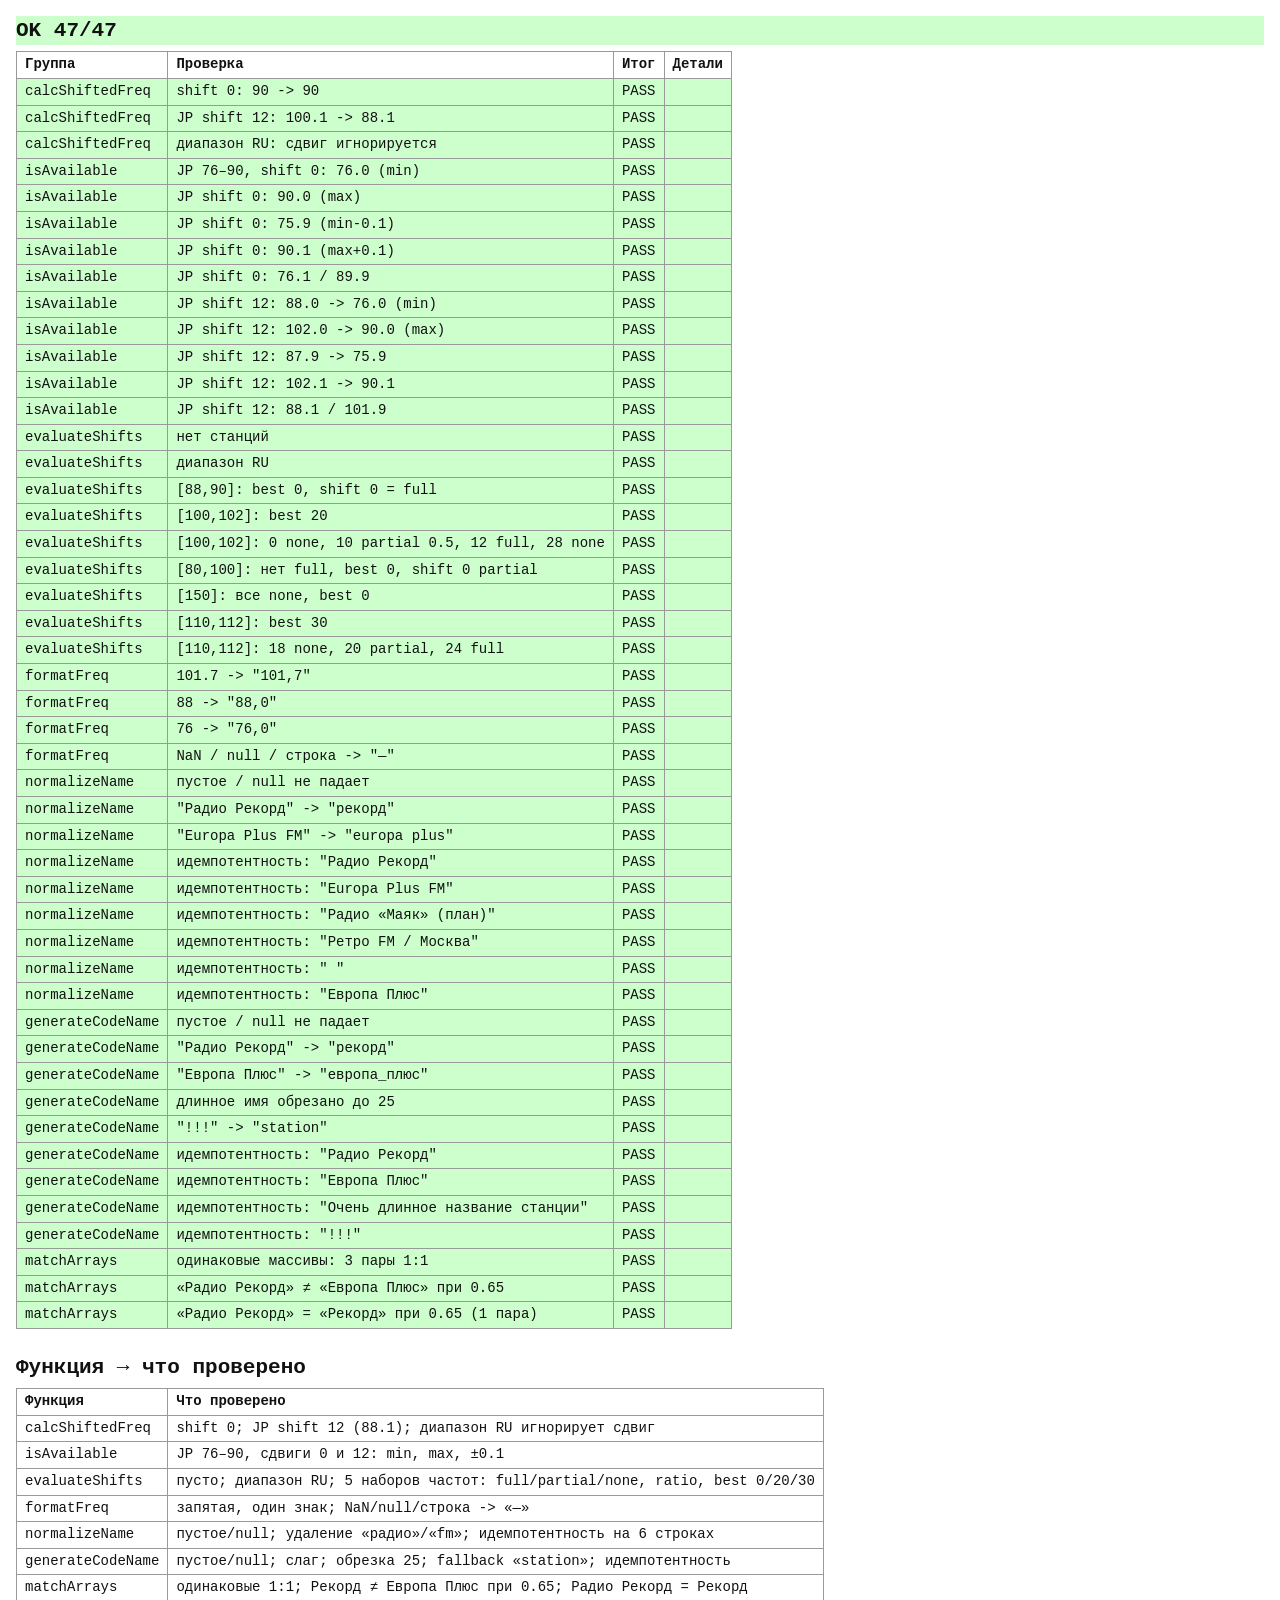
<file: tests/smoke.html>
<!DOCTYPE html>
<html lang="ru">
<head>
<meta charset="utf-8">
<title>smoke…</title>
<style>
  body { font: 14px/1.4 Consolas, monospace; margin: 16px; background: #fff; color: #111; }
  table { border-collapse: collapse; margin-bottom: 24px; }
  td, th { border: 1px solid #999; padding: 3px 8px; text-align: left; }
  .pass { background: #cfc; } .fail { background: #fcc; }
  h2 { margin: 12px 0 6px; }
</style>
</head>
<body>
<h2 id="sum">…</h2>
<table id="res"><tr><th>Группа</th><th>Проверка</th><th>Итог</th><th>Детали</th></tr></table>
<h2>Функция → что проверено</h2>
<table id="cov"><tr><th>Функция</th><th>Что проверено</th></tr></table>
<script src="../fmuse.js"></script>
<script>
// Копия констант из core.js (если там изменятся — обнови здесь)
const RU_MIN = 87.5, RU_MAX = 108.0;
const SHIFTS = [0, 10, 12, 14, 16, 18, 20, 24, 28, 30];

const rows = [];
function add(group, name, pass, detail) { rows.push({ group: group, name: name, pass: pass, detail: detail || '' }); }
function eq(group, name, actual, expected) {
  let pass = false;
  try { pass = JSON.stringify(actual) === JSON.stringify(expected); } catch (e) {}
  add(group, name, pass, pass ? '' : 'получено ' + JSON.stringify(actual) + ', ждали ' + JSON.stringify(expected));
}
function near(group, name, actual, expected) {
  const pass = typeof actual === 'number' && Math.abs(actual - expected) < 1e-9;
  add(group, name, pass, pass ? '' : 'получено ' + actual + ', ждали ' + expected);
}
function safe(group, name, fn) {
  try { fn(); } catch (e) { add(group, name, false, 'исключение: ' + e.message); }
}

const jp = function (shift, stations) { return { min: 76, max: 90, shift: shift, stations: stations || [] }; };
const ruSt = function (shift) { return { min: RU_MIN, max: RU_MAX, shift: shift, stations: [] }; };
const fr = function (arr) { return arr.map(function (f) { return { freq: f }; }); };

// ---- calcShiftedFreq
safe('calcShiftedFreq', 'группа', function () {
  near('calcShiftedFreq', 'shift 0: 90 -> 90', FMUse.calcShiftedFreq(90, jp(0), RU_MIN, RU_MAX), 90);
  near('calcShiftedFreq', 'JP shift 12: 100.1 -> 88.1', FMUse.calcShiftedFreq(100.1, jp(12), RU_MIN, RU_MAX), 88.1);
  near('calcShiftedFreq', 'диапазон RU: сдвиг игнорируется', FMUse.calcShiftedFreq(95.5, ruSt(12), RU_MIN, RU_MAX), 95.5);
});

// ---- isAvailable
safe('isAvailable', 'группа', function () {
  const a = function (f, s) { return FMUse.isAvailable(f, jp(s), RU_MIN, RU_MAX); };
  eq('isAvailable', 'JP 76–90, shift 0: 76.0 (min)', a(76.0, 0), true);
  eq('isAvailable', 'JP shift 0: 90.0 (max)', a(90.0, 0), true);
  eq('isAvailable', 'JP shift 0: 75.9 (min-0.1)', a(75.9, 0), false);
  eq('isAvailable', 'JP shift 0: 90.1 (max+0.1)', a(90.1, 0), false);
  eq('isAvailable', 'JP shift 0: 76.1 / 89.9', [a(76.1, 0), a(89.9, 0)], [true, true]);
  eq('isAvailable', 'JP shift 12: 88.0 -> 76.0 (min)', a(88.0, 12), true);
  eq('isAvailable', 'JP shift 12: 102.0 -> 90.0 (max)', a(102.0, 12), true);
  eq('isAvailable', 'JP shift 12: 87.9 -> 75.9', a(87.9, 12), false);
  eq('isAvailable', 'JP shift 12: 102.1 -> 90.1', a(102.1, 12), false);
  eq('isAvailable', 'JP shift 12: 88.1 / 101.9', [a(88.1, 12), a(101.9, 12)], [true, true]);
});

// ---- evaluateShifts
safe('evaluateShifts', 'группа', function () {
  const ev = function (fs) { return FMUse.evaluateShifts(jp(0, fr(fs)), SHIFTS, RU_MIN, RU_MAX); };
  eq('evaluateShifts', 'нет станций', FMUse.evaluateShifts(jp(0, []), SHIFTS, RU_MIN, RU_MAX), { statuses: {}, best: 0 });
  eq('evaluateShifts', 'диапазон RU', FMUse.evaluateShifts({ min: RU_MIN, max: RU_MAX, shift: 0, stations: fr([100]) }, SHIFTS, RU_MIN, RU_MAX), { statuses: {}, best: 0 });

  let r = ev([88, 90]);
  eq('evaluateShifts', '[88,90]: best 0, shift 0 = full', [r.best, r.statuses[0].type], [0, 'full']);

  r = ev([100, 102]);
  eq('evaluateShifts', '[100,102]: best 20', r.best, 20);
  eq('evaluateShifts', '[100,102]: 0 none, 10 partial 0.5, 12 full, 28 none',
    [r.statuses[0].type, r.statuses[10].type, r.statuses[10].ratio, r.statuses[12].type, r.statuses[28].type],
    ['none', 'partial', 0.5, 'full', 'none']);

  r = ev([80, 100]);
  const fulls = SHIFTS.filter(function (s) { return r.statuses[s].type === 'full'; });
  eq('evaluateShifts', '[80,100]: нет full, best 0, shift 0 partial', [fulls.length, r.best, r.statuses[0].type], [0, 0, 'partial']);

  r = ev([150]);
  eq('evaluateShifts', '[150]: все none, best 0',
    [SHIFTS.every(function (s) { return r.statuses[s].type === 'none'; }), r.best], [true, 0]);

  r = ev([110, 112]);
  eq('evaluateShifts', '[110,112]: best 30', r.best, 30);
  eq('evaluateShifts', '[110,112]: 18 none, 20 partial, 24 full',
    [r.statuses[18].type, r.statuses[20].type, r.statuses[24].type], ['none', 'partial', 'full']);
});

// ---- formatFreq
safe('formatFreq', 'группа', function () {
  eq('formatFreq', '101.7 -> "101,7"', FMUse.formatFreq(101.7), '101,7');
  eq('formatFreq', '88 -> "88,0"', FMUse.formatFreq(88), '88,0');
  eq('formatFreq', '76 -> "76,0"', FMUse.formatFreq(76), '76,0');
  eq('formatFreq', 'NaN / null / строка -> "—"', [FMUse.formatFreq(NaN), FMUse.formatFreq(null), FMUse.formatFreq('88')], ['—', '—', '—']);
});

// ---- normalizeName
safe('normalizeName', 'группа', function () {
  eq('normalizeName', 'пустое / null не падает', [FMUse.normalizeName(''), FMUse.normalizeName(null)], ['', '']);
  eq('normalizeName', '"Радио Рекорд" -> "рекорд"', FMUse.normalizeName('Радио Рекорд'), 'рекорд');
  eq('normalizeName', '"Europa Plus FM" -> "europa plus"', FMUse.normalizeName('Europa Plus FM'), 'europa plus');
  ['Радио Рекорд', 'Europa Plus FM', 'Радио «Маяк» (план)', 'Ретро FM / Москва', '   ', 'Европа Плюс'].forEach(function (s) {
    const a = FMUse.normalizeName(s);
    eq('normalizeName', 'идемпотентность: ' + JSON.stringify(s), FMUse.normalizeName(a), a);
  });
});

// ---- generateCodeName
safe('generateCodeName', 'группа', function () {
  eq('generateCodeName', 'пустое / null не падает', [FMUse.generateCodeName(''), FMUse.generateCodeName(null)], ['', '']);
  eq('generateCodeName', '"Радио Рекорд" -> "рекорд"', FMUse.generateCodeName('Радио Рекорд'), 'рекорд');
  eq('generateCodeName', '"Европа Плюс" -> "европа_плюс"', FMUse.generateCodeName('Европа Плюс'), 'европа_плюс');
  eq('generateCodeName', 'длинное имя обрезано до 25', FMUse.generateCodeName('Очень длинное название станции'), 'очень_длинное_название_ст');
  eq('generateCodeName', '"!!!" -> "station"', FMUse.generateCodeName('!!!'), 'station');
  ['Радио Рекорд', 'Европа Плюс', 'Очень длинное название станции', '!!!'].forEach(function (s) {
    const a = FMUse.generateCodeName(s);
    eq('generateCodeName', 'идемпотентность: ' + JSON.stringify(s), FMUse.generateCodeName(a), a);
  });
});

// ---- matchArrays
safe('matchArrays', 'группа', function () {
  const arr = ['Европа Плюс', 'Радио Рекорд', 'Маяк'];
  const m = FMUse.matchArrays(arr, arr.slice());
  eq('matchArrays', 'одинаковые массивы: 3 пары 1:1',
    m.map(function (p) { return [p.sourceIdx, p.targetIdx]; }).sort(),
    [[0, 0], [1, 1], [2, 2]]);
  eq('matchArrays', '«Радио Рекорд» ≠ «Европа Плюс» при 0.65',
    FMUse.matchArrays(['Радио Рекорд'], ['Европа Плюс'], 0.65).length, 0);
  eq('matchArrays', '«Радио Рекорд» = «Рекорд» при 0.65 (1 пара)',
    FMUse.matchArrays(['Радио Рекорд'], ['Рекорд'], 0.65).length, 1);
});

// ---- покрытие
[
  ['calcShiftedFreq', 'shift 0; JP shift 12 (88.1); диапазон RU игнорирует сдвиг'],
  ['isAvailable', 'JP 76–90, сдвиги 0 и 12: min, max, ±0.1'],
  ['evaluateShifts', 'пусто; диапазон RU; 5 наборов частот: full/partial/none, ratio, best 0/20/30'],
  ['formatFreq', 'запятая, один знак; NaN/null/строка -> «—»'],
  ['normalizeName', 'пустое/null; удаление «радио»/«fm»; идемпотентность на 6 строках'],
  ['generateCodeName', 'пустое/null; слаг; обрезка 25; fallback «station»; идемпотентность'],
  ['matchArrays', 'одинаковые 1:1; Рекорд ≠ Европа Плюс при 0.65; Радио Рекорд = Рекорд']
].forEach(function (c) {
  const tr = document.createElement('tr');
  c.forEach(function (t) { const td = document.createElement('td'); td.textContent = t; tr.appendChild(td); });
  document.getElementById('cov').appendChild(tr);
});

// ---- вывод (ошибочные «группа»-строки от safe() показываем только при падении)
const okCount = rows.filter(function (r) { return r.pass; }).length;
const bad = rows.filter(function (r) { return !r.pass; }).length;
rows.filter(function (r) { return r.name !== 'группа' || !r.pass; }).forEach(function (r) {
  const tr = document.createElement('tr');
  tr.className = r.pass ? 'pass' : 'fail';
  [r.group, r.name, r.pass ? 'PASS' : 'FAIL', r.detail].forEach(function (t) {
    const td = document.createElement('td'); td.textContent = t; tr.appendChild(td);
  });
  document.getElementById('res').appendChild(tr);
});
const summary = bad === 0 ? 'OK ' + okCount + '/' + rows.length : 'FAIL ' + bad + ' из ' + rows.length;
document.title = summary + ' — smoke';
document.getElementById('sum').textContent = summary;
document.getElementById('sum').className = bad === 0 ? 'pass' : 'fail';
</script>
</body>
</html>
</file>
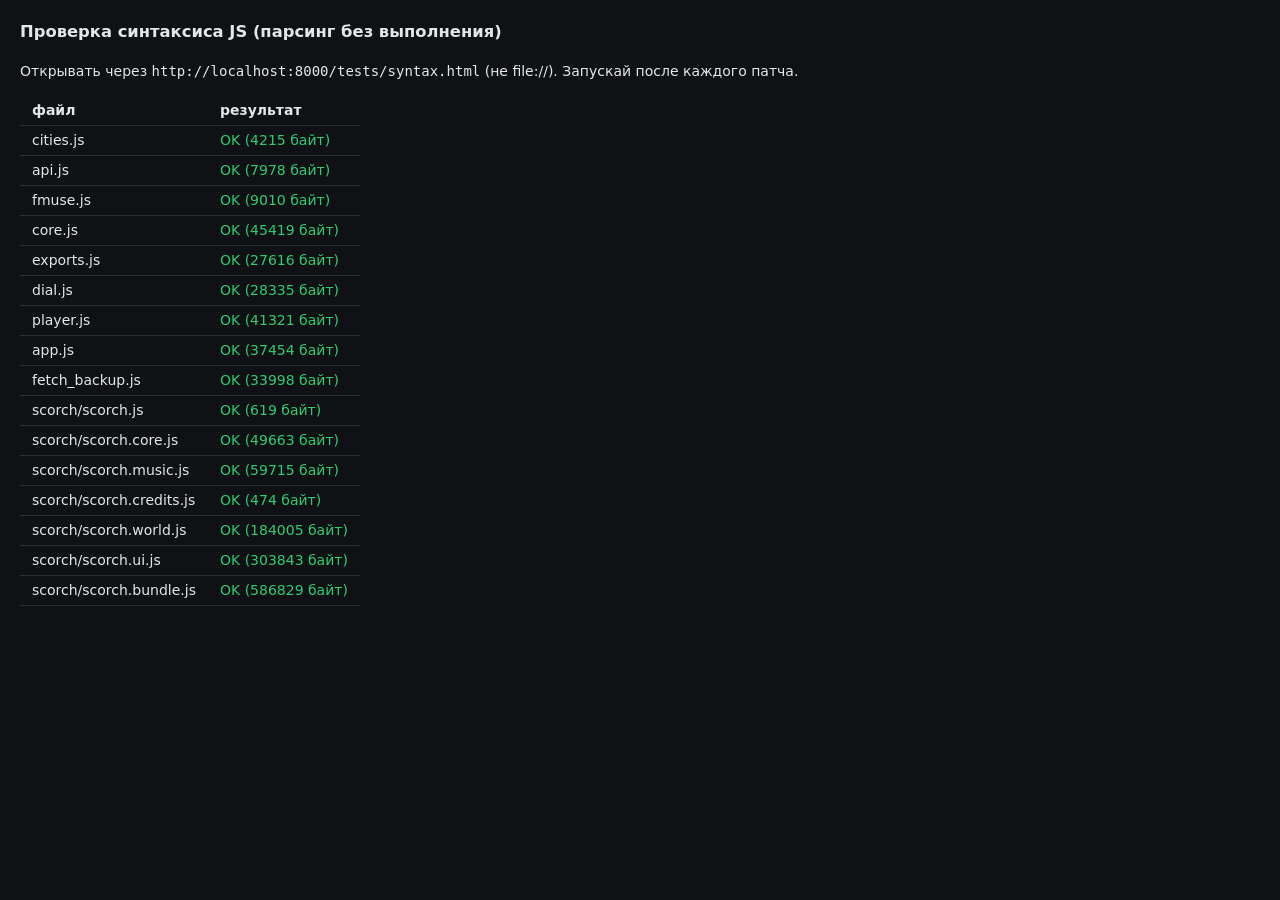
<file: tests/syntax.html>
<!DOCTYPE html>
<html lang="ru">
<head>
<meta charset="UTF-8">
<title>syntax: …</title>
<style>
  body { font: 14px/1.5 system-ui, sans-serif; background: #0f1115; color: #e4e6eb; margin: 20px; }
  table { border-collapse: collapse; }
  td, th { padding: 4px 12px; border-bottom: 1px solid #2a2f38; text-align: left; }
  .ok { color: #2ecc71; } .err { color: #ff4757; font-weight: bold; } .skip { color: #8b909a; }
</style>
</head>
<body>
<h3>Проверка синтаксиса JS (парсинг без выполнения)</h3>
<p>Открывать через <code>http://localhost:8000/tests/syntax.html</code> (не file://). Запускай после каждого патча.</p>
<table id="t"><tr><th>файл</th><th>результат</th></tr></table>
<script>
// Список правь здесь: добавил файл в проект — добавь строку.
var FILES = [
  'cities.js', 'api.js', 'fmuse.js', 'core.js', 'exports.js', 'dial.js', 'player.js', 'app.js',
  'fetch_backup.js',
  'scorch/scorch.js', 'scorch/scorch.core.js', 'scorch/scorch.music.js', 'scorch/scorch.credits.js',
  'scorch/scorch.world.js', 'scorch/scorch.ui.js', 'scorch/scorch.bundle.js'
];
var bad = 0, done = 0;
var tbl = document.getElementById('t');

function row(name, cls, text) {
  var tr = document.createElement('tr');
  var a = document.createElement('td'), b = document.createElement('td');
  a.textContent = name; b.textContent = text; b.className = cls;
  tr.appendChild(a); tr.appendChild(b); tbl.appendChild(tr);
}

function check(name) {
  return fetch('../' + name + '?t=' + Date.now(), { cache: 'no-store' }).then(function (r) {
    if (r.status === 404) { row(name, 'skip', 'нет файла (пропуск)'); return; }
    return r.text().then(function (src) {
      try {
        new Function(src); // компилируется, но НЕ запускается
        row(name, 'ok', 'OK (' + src.length + ' байт)');
      } catch (e) {
        bad++;
        row(name, 'err', 'ОШИБКА: ' + e.message + (e.lineNumber ? ' (строка ' + e.lineNumber + ')' : ''));
      }
    });
  }).catch(function (e) { bad++; row(name, 'err', 'не загрузился: ' + e.message); });
}

FILES.reduce(function (p, f) { return p.then(function () { return check(f); }); }, Promise.resolve())
  .then(function () { document.title = 'syntax: ' + (bad ? bad + ' ОШИБОК' : 'всё OK'); });
</script>
</body>
</html>
</file>
